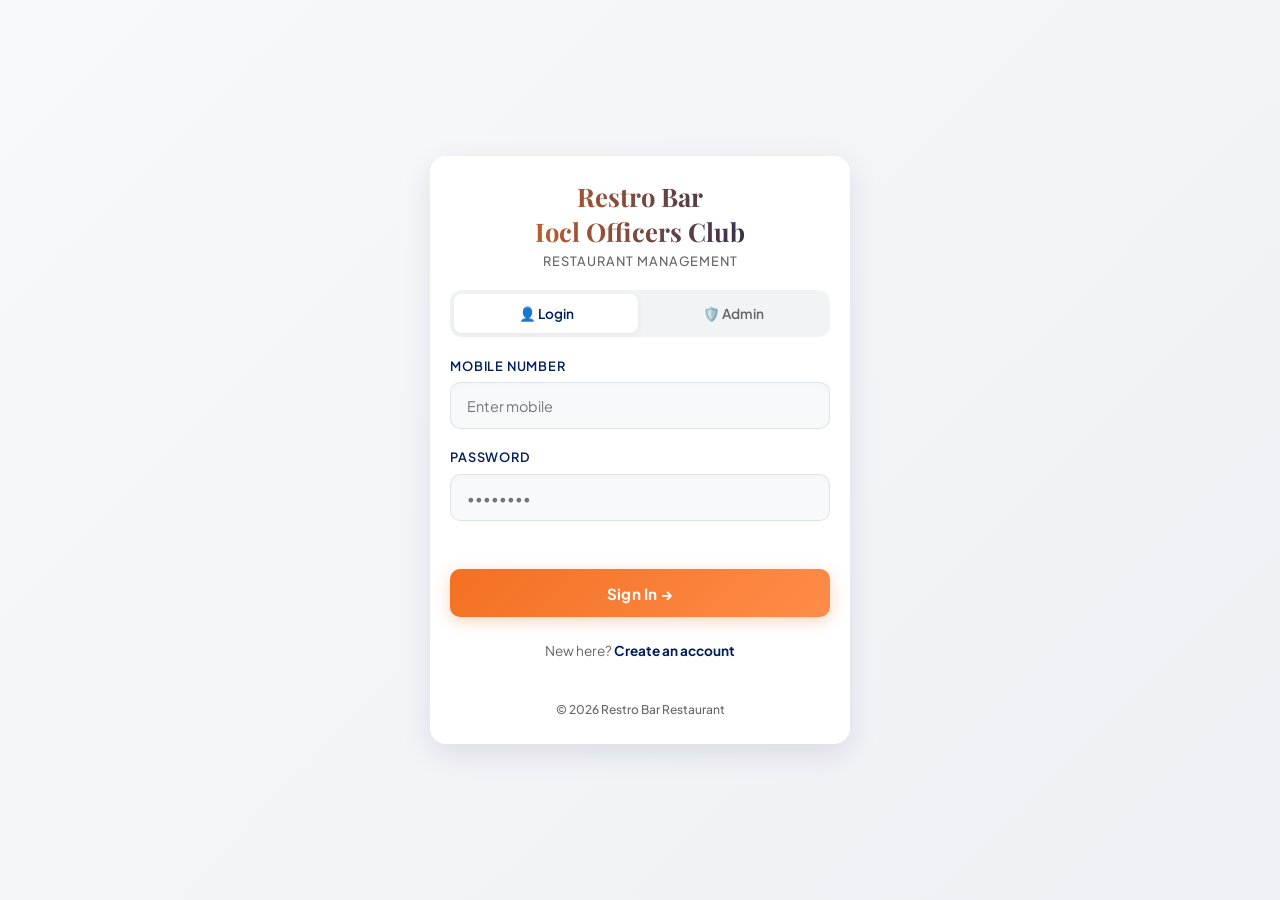
<file: index.html>
<!DOCTYPE html>
<html lang="en">

<head>
  <meta charset="UTF-8" />
  <meta name="viewport" content="width=device-width, initial-scale=1.0" />
  <title>Restro Bar Restaurant — Order Food</title>
  <link rel="stylesheet" href="style.css" />
  <link
    href="https://fonts.googleapis.com/css2?family=Plus+Jakarta+Sans:wght@300;400;500;600;700;800&family=Playfair+Display:ital,wght@0,600;0,700;1,600&display=swap"
    rel="stylesheet" />
  <style>
    /* ── Filter Pills ── */
    .filter-pills {
      display: flex;
      gap: .5rem;
      flex-wrap: wrap;
      margin-bottom: 1rem;
    }

    .fpill {
      padding: .35rem 1rem;
      border-radius: 50px;
      font-size: .75rem;
      font-weight: 700;
      border: 1.5px solid var(--border);
      cursor: pointer;
      transition: var(--t-fast);
      background: rgba(255, 255, 255, .8);
      color: var(--ink-60);
    }

    .fpill.active {
      background: var(--amber-grad);
      color: #fff;
      border-color: transparent;
      box-shadow: var(--s-amber);
    }

    /* ── Search bar ── */
    .search-wrap {
      position: relative;
      margin-bottom: 1.1rem;
    }

    .search-wrap input {
      width: 100%;
      padding: .85rem 1rem .85rem 2.8rem;
      border: 1.5px solid var(--border);
      border-radius: 50px;
      background: rgba(255, 255, 255, 0.9);
      backdrop-filter: blur(10px);
      font-size: .95rem;
      font-family: inherit;
      transition: all var(--t-fast);
      box-shadow: inset 0 2px 4px rgba(0, 0, 0, 0.02);
    }

    .search-wrap input:focus {
      outline: none;
      border-color: var(--iocl-orange);
      background: #fff;
      box-shadow: 0 0 0 4px rgba(243, 112, 33, 0.15), var(--s-xs);
      transform: translateY(-1px);
    }

    .search-icon {
      position: absolute;
      left: .9rem;
      top: 50%;
      transform: translateY(-50%);
      color: var(--ink-60);
      pointer-events: none;
    }

    /* ── Menu Grid ── */
    .menu-grid {
      display: grid;
      grid-template-columns: repeat(auto-fill, minmax(160px, 1fr));
      gap: 1.2rem;
    }

    .menu-card {
      background: var(--surface-hi);
      border: 1px solid rgba(255, 255, 255, 0.6);
      border-radius: var(--r-md);
      padding: 1.5rem 1rem;
      display: flex;
      flex-direction: column;
      align-items: center;
      text-align: center;
      cursor: pointer;
      backdrop-filter: blur(15px);
      transition: transform var(--t-spring), box-shadow var(--t-spring), border-color var(--t-base);
      position: relative;
      box-shadow: var(--s-xs);
      overflow: hidden;
    }

    .menu-card::before {
      content: '';
      position: absolute;
      top: 0;
      left: 0;
      right: 0;
      bottom: 0;
      background: linear-gradient(135deg, rgba(255, 255, 255, 0.4) 0%, transparent 100%);
      opacity: 0;
      transition: opacity var(--t-base);
      z-index: 0;
      pointer-events: none;
    }

    .menu-card>* {
      z-index: 1;
    }

    .menu-card:hover {
      transform: translateY(-6px) perspective(500px) rotateX(2deg);
      box-shadow: var(--s-md), 0 10px 20px rgba(243, 112, 33, 0.1);
      border-color: rgba(243, 112, 33, 0.3);
    }

    .menu-card:hover::before {
      opacity: 1;
    }

    .menu-card.in-cart {
      border-color: var(--iocl-orange);
      background: rgba(243, 112, 33, 0.05);
      box-shadow: 0 8px 24px rgba(243, 112, 33, 0.15);
    }

    .mc-icon {
      font-size: 2rem;
      margin-bottom: .5rem;
      line-height: 1;
    }

    .mc-name {
      font-size: .8rem;
      font-weight: 700;
      color: var(--ink);
      line-height: 1.2;
      margin-bottom: .25rem;
    }

    .mc-desc {
      font-size: .68rem;
      color: var(--ink-60);
      line-height: 1.3;
      margin-bottom: .4rem;
    }

    .mc-price {
      font-size: .78rem;
      font-weight: 800;
      color: var(--amber-dark);
    }

    .mc-badge {
      position: absolute;
      top: 6px;
      right: 6px;
      font-size: .55rem;
      font-weight: 800;
      padding: 2px 5px;
      border-radius: 4px;
    }

    .veg {
      background: #DCFCE7;
      color: #166534;
    }

    .non {
      background: #FEE2E2;
      color: #991B1B;
    }

    /* Qty control inside card */
    .qty-ctrl {
      display: flex;
      align-items: center;
      gap: .4rem;
      margin-top: .5rem;
    }

    .qty-ctrl button {
      width: 28px;
      height: 28px;
      border-radius: 50%;
      font-weight: 800;
      font-size: 1rem;
      background: rgba(243, 112, 33, 0.1);
      border: 1.5px solid var(--iocl-orange);
      color: var(--iocl-orange);
      cursor: pointer;
      transition: all var(--t-fast);
      display: flex;
      align-items: center;
      justify-content: center;
    }

    .qty-ctrl button:hover {
      background: var(--iocl-orange);
      color: #fff;
      transform: scale(1.1);
      box-shadow: 0 4px 10px rgba(243, 112, 33, 0.2);
    }

    .qty-ctrl span {
      font-weight: 800;
      font-size: .9rem;
      min-width: 20px;
      text-align: center;
    }

    /* ── Cart Drawer ── */
    .cart-item-row {
      display: flex;
      justify-content: space-between;
      align-items: center;
      padding: .6rem;
      border-radius: var(--r-sm);
      margin-bottom: .4rem;
      background: var(--smoke);
      font-size: .84rem;
    }

    .cart-totals {
      font-size: .88rem;
    }

    .cart-totals .row {
      display: flex;
      justify-content: space-between;
      padding: .3rem 0;
    }

    .cart-totals .row.total {
      font-weight: 800;
      font-size: 1rem;
      border-top: 1.5px solid var(--border);
      margin-top: .3rem;
      padding-top: .5rem;
    }

    /* ── Booking Form Card ── */
    .section-label {
      font-size: .72rem;
      font-weight: 800;
      text-transform: uppercase;
      letter-spacing: 1.5px;
      color: var(--ink-60);
      margin-bottom: .9rem;
      display: flex;
      align-items: center;
      gap: .4rem;
    }

    .section-label::after {
      content: '';
      flex: 1;
      height: 1px;
      background: var(--border);
    }

    /* ── Success Modal ── */
    .success-check {
      font-size: 3.5rem;
      animation: pulse 1s ease-in-out;
      margin-bottom: .8rem;
    }

    /* ── History ── */
    .hist-item {
      background: #fff;
      border: 1.5px solid var(--border);
      border-radius: var(--r-md);
      padding: 1rem 1.1rem;
      margin-bottom: .7rem;
      display: flex;
      justify-content: space-between;
      align-items: flex-start;
      gap: .8rem;
      transition: var(--t-fast);
    }

    .hist-item:hover {
      box-shadow: var(--s-sm);
    }

    .hist-ref {
      font-size: .7rem;
      font-family: monospace;
      font-weight: 700;
      color: var(--ink-60);
    }

    .hist-name {
      font-size: .88rem;
      font-weight: 700;
    }

    .hist-date {
      font-size: .75rem;
      color: var(--ink-60);
      margin-top: 2px;
    }

    .hist-orders {
      font-size: .75rem;
      color: var(--ink-60);
      margin-top: 4px;
      max-width: 220px;
    }

    .hist-total {
      font-size: .88rem;
      font-weight: 800;
      color: var(--amber-dark);
      white-space: nowrap;
    }

    .h-status {
      display: inline-block;
      padding: 2px 8px;
      border-radius: 6px;
      font-size: .68rem;
      font-weight: 700;
    }

    .st-confirmed {
      background: #DCFCE7;
      color: #166534;
    }

    .st-cancelled {
      background: #FEE2E2;
      color: #991B1B;
    }

    .st-completed {
      background: #DBEAFE;
      color: #1e40af;
    }

    /* ── Mobile UI Refinements ── */
    @media(max-width:480px) {
      .menu-grid {
        grid-template-columns: repeat(auto-fill, minmax(130px, 1fr));
        gap: .7rem;
      }

      .nav-brand span {
        display: none;
      }

      .success-modal .overlay-box {
        width: 92%;
        padding: 2rem 1.5rem;
      }

      .nav-links {
        gap: .5rem;
      }
    }
  </style>
</head>

<body>

  <!-- SESSION GUARD -->
  <script>
    var SESSION_KEY = "sg_session";
    if (!sessionStorage.getItem(SESSION_KEY)) window.location.replace("login.html");
  </script>

  <!-- TOAST -->
  <div class="toast-container" id="toastContainer"></div>

  <!-- NAVIGATION -->
  <nav>
    <a href="choice.html" class="nav-brand">
      Restro Bar
      <span>Fine Dining</span>
      <ul class="nav-links">
        <li class="hide-mobile"><span id="navUserName"
            style="font-size:.82rem;font-weight:600;color:var(--ink-60);"></span></li>
        <li class="hide-mobile"><a href="menu.html" class="nav-link">📖 <span class="hide-mobile">Menu</span></a></li>
        <li id="adminLink" style="display:none;" class="hide-mobile"><a href="admin.html" class="nav-link">Admin</a>
        </li>
        <li>
          <button class="nav-cart-btn" onclick="toggleCart()">
            🛒
            <span class="cart-badge" id="cartBadge" style="display:none;">0</span>
          </button>
        </li>
        <li><a href="choice.html" class="nav-link">🏠 <span class="hide-mobile">Home</span></a></li>
      </ul>
  </nav>

  <!-- HERO -->
  <header class="hero">
    <span class="badge" id="heroBadge">🥡 Food Order</span>
    <h1 id="heroTitle" style="font-size:clamp(1.8rem,4vw,3rem);margin-bottom:.6rem;">
      Order <em>Delicious</em> Food
    </h1>
    <p id="heroText" style="font-size:.93rem;">Browse our menu, add to cart, and confirm your order in seconds.</p>
  </header>

  <!-- MAIN SECTION -->
  <div class="container section" style="padding-top:0;">
    <div class="booking-layout">

      <!-- LEFT: Menu -->
      <div class="left-panel">

        <!-- Table Picker (Visible only in 'both' mode) -->
        <div id="tablePicker" style="display:none;margin-bottom:2rem;">
          <h2
            style="font-family:'Playfair Display',serif;font-size:1.4rem;margin-bottom:.8rem;border-bottom:1.5px solid var(--border);padding-bottom:.4rem;">
            📍 Select a Table
          </h2>
          <div class="table-grid animate-children" id="tableGridContainer">
            <p class="text-muted" style="text-align:center;padding:1rem;grid-column:1/-1;">Loading tables…</p>
          </div>
          <input type="hidden" id="selectedTableId" />
          <input type="hidden" id="selectedTableName" />
        </div>

        <!-- Search + Filter -->
        <div>
          <div class="search-wrap">
            <span class="search-icon">🔍</span>
            <input type="text" id="menuSearch" placeholder="Search dishes…" oninput="renderMenu()" />
          </div>
          <div class="filter-pills animate-children" id="filterPills">
            <button class="fpill active" onclick="setFilter('all',this)">✨ All</button>
            <button class="fpill" onclick="setFilter('starters',this)">🥟 Starters</button>
            <button class="fpill" onclick="setFilter('mains',this)">🍛 Mains</button>
            <button class="fpill" onclick="setFilter('breads',this)">🫓 Breads</button>
            <button class="fpill" onclick="setFilter('desserts',this)">🍮 Desserts</button>
            <button class="fpill" onclick="setFilter('drinks',this)">☕ Drinks</button>
          </div>
        </div>

        <!-- Menu Grid -->
        <div class="menu-grid animate-children" id="menuGrid">
          <p class="text-muted" style="text-align:center;padding:2rem;grid-column:1/-1;">Loading menu…</p>
        </div>
      </div>

      <!-- RIGHT: Booking Form -->
      <div class="card form-card">
        <div class="section-label">Your Order Details</div>

        <!-- Name -->
        <div class="form-group">
          <label class="form-label">👤 Full Name</label>
          <input type="text" id="guestName" class="form-input" placeholder="Your name" />
        </div>

        <!-- Phone + Email -->
        <div class="form-row-2col">
          <div class="form-group">
            <label class="form-label">📱 Mobile</label>
            <input type="tel" id="guestPhone" class="form-input" placeholder="+91 …" />
          </div>
          <div class="form-group">
            <label class="form-label">📧 Email</label>
            <input type="email" id="email" class="form-input" placeholder="Optional" />
          </div>
        </div>

        <!-- Date + Time -->
        <div class="form-row-2col">
          <div class="form-group">
            <label class="form-label">📅 Date</label>
            <input type="date" id="dateInput" class="form-input" />
          </div>
          <div class="form-group">
            <label class="form-label">🕐 Time Slot</label>
            <select id="timeInput" class="form-select">
              <option value="">Select…</option>
              <option>12:00 PM - 01:00 PM</option>
              <option>01:00 PM - 02:00 PM</option>
              <option>02:00 PM - 03:00 PM</option>
              <option>03:00 PM - 04:00 PM</option>
              <option>04:00 PM - 05:00 PM</option>
              <option>05:00 PM - 06:00 PM</option>
              <option>06:00 PM - 07:00 PM</option>
              <option>07:00 PM - 08:00 PM</option>
              <option>08:00 PM - 09:00 PM</option>
              <option>09:00 PM - 10:00 PM</option>
              <option>10:00 PM - 11:00 PM</option>
            </select>
          </div>
        </div>

        <!-- Guests -->
        <div class="form-group">
          <label class="form-label">👥 Guests</label>
          <select id="guests" class="form-select">
            <option value="1">1 Person</option>
            <option value="2">2 People</option>
            <option value="3">3 People</option>
            <option value="4">4 People</option>
            <option value="5">5 People</option>
            <option value="6">6 People</option>
            <option value="8">8 People</option>
            <option value="10">10 People</option>
          </select>
        </div>

        <!-- Special -->
        <div class="form-group">
          <label class="form-label">📝 Special Requests</label>
          <textarea id="special" class="form-input" rows="2" placeholder="Dietary notes, allergies…"></textarea>
        </div>

        <!-- Cart Summary (mini) -->
        <div id="miniCartSummary"
          style="display:none;background:var(--amber-soft);border-radius:var(--r-sm);padding:.8rem;margin-bottom:.9rem;font-size:.82rem;">
          <div style="font-weight:700;margin-bottom:.3rem;">🛒 Cart Summary</div>
          <div id="miniCartItems" style="color:var(--ink-60);"></div>
          <div
            style="display:flex;justify-content:space-between;margin-top:.4rem;font-weight:800;color:var(--amber-dark);">
            <span>Total (incl. 18% GST)</span><span id="miniCartTotal">₹0</span>
          </div>
        </div>

        <button onclick="submitBooking()" id="submitBtn" class="btn btn-primary" style="width:100%;">
          ✔ Confirm Order
        </button>

        <!-- History link -->
        <button onclick="openHistoryModal()" class="btn btn-secondary"
          style="width:100%;margin-top:.6rem;font-size:.82rem;">
          📋 My Order History
        </button>
      </div>

    </div>
  </div>

  <!-- (Cart button moved to navbar) -->

  <!-- CART DRAWER -->
  <div class="cart-drawer" id="cartDrawer">
    <div class="cart-header">
      <h4>🛒 Your Cart</h4>
      <button class="btn-close" onclick="toggleCart()">×</button>
    </div>
    <div class="cart-body" id="cartBody">
      <p class="text-muted" style="text-align:center;padding:2rem;">Your cart is empty.</p>
    </div>
    <div class="cart-footer">
      <div class="cart-totals" id="cartTotals" style="display:none;">
        <div class="row"><span>Subtotal</span><span id="cartSubtotal">₹0</span></div>
        <div class="row"><span>GST (18%)</span><span id="cartGST">₹0</span></div>
        <div class="row total"><span>Total</span><span id="cartTotal">₹0</span></div>
      </div>
    </div>
  </div>

  <!-- SUCCESS MODAL -->
  <div class="modal-backdrop" id="successModal">
    <div class="modal-content">
      <div class="success-check">✅</div>
      <h2 style="margin-bottom:.5rem;">Order Confirmed!</h2>
      <p class="text-muted" style="font-size:.88rem;">Your booking reference:</p>
      <code id="modalRef"
        style="display:block;font-size:1.2rem;font-weight:800;margin:.6rem 0 1rem;color:var(--amber-dark);letter-spacing:1px;"></code>
      <p class="text-muted" style="font-size:.82rem;margin-bottom:1.5rem;">Show this at the counter. Your food will be
        ready at your selected time.</p>
      <button onclick="closeSuccess()" class="btn btn-primary" style="width:100%;">Done</button>
    </div>
  </div>

  <!-- HISTORY MODAL -->
  <div class="modal-backdrop" id="historyModal">
    <div class="modal-content" style="max-width:540px;max-height:85vh;overflow-y:auto;">
      <div style="display:flex;justify-content:space-between;align-items:center;margin-bottom:1.2rem;">
        <h3 style="margin:0;">📋 My Orders</h3>
        <button class="btn-close" onclick="closeHistoryModal()">×</button>
      </div>
      <div style="display:flex;gap:.5rem;margin-bottom:1rem;">
        <input type="tel" id="histMobile" class="form-input" style="flex:1;" placeholder="Enter mobile to search…" />
        <button onclick="fetchHistory()" class="btn btn-primary"
          style="white-space:nowrap;padding:.8rem 1.2rem;">Search</button>
      </div>
      <div id="histList">
        <p class="text-muted" style="text-align:center;padding:1rem;">Enter your mobile number above.</p>
      </div>
    </div>
  </div>

  <!-- SCRIPT -->
  <script>
    'use strict';
    const SHEET_URL = "https://script.google.com/macros/s/AKfycbxVa7y4qFx9wVVTmON9SIad3h_4GQFsfzVQ68TyN9iTywfu3mvAQOVsOIjkJGXv4YA/exec";

    let MENU = [], cart = {};
    let menuFilter = 'all';

    // Mode Detection
    const urlParams = new URLSearchParams(window.location.search);
    const MODE = urlParams.get('mode') === 'both' ? 'both' : 'food';

    /* ── INIT ── */
    window.onload = () => {
      if (sessionStorage.getItem(SESSION_KEY) === "admin")
        document.getElementById("adminLink").style.display = "block";

      const savedName = sessionStorage.getItem("sg_name");
      const savedMobile = sessionStorage.getItem("sg_mobile");
      if (savedName) document.getElementById("guestName").value = savedName;
      if (savedMobile) document.getElementById("guestPhone").value = savedMobile;
      const navName = document.getElementById("navUserName");
      if (navName && savedName) navName.textContent = "👤 " + savedName;

      const now = new Date();
      const localDate = new Date(now - now.getTimezoneOffset() * 60000).toISOString().split("T")[0];
      document.getElementById("dateInput").min = localDate;
      document.getElementById("dateInput").value = localDate;

      // Adjust UI based on mode
      if (MODE === 'both') {
        document.title = "Restro Bar — Reserve Table";
        document.getElementById("heroBadge").textContent = "✨ Reserve & Pre-order";
        document.getElementById("heroTitle").innerHTML = "Reserve Your <em>Table</em>";
        document.getElementById("heroText").textContent = "Select a table and pre-order your favorite dishes in one go.";
        document.getElementById("tablePicker").style.display = "block";
        document.querySelector(".section-label").textContent = "Your Reservation Details";

        // Add event listeners for dynamic availability
        document.getElementById("dateInput").addEventListener("change", fetchAvailability);
        document.getElementById("timeInput").addEventListener("change", fetchAvailability);
      }

      // Fetch Data
      const pMenu = fetch(`${SHEET_URL}?action=getMenu`).then(r => r.json());
      const pTables = MODE === 'both' ? fetch(`${SHEET_URL}?action=getTables`).then(r => r.json()) : Promise.resolve({ success: true, tables: [] });

      Promise.all([pMenu, pTables])
        .then(([resMenu, resTables]) => {
          if (resMenu.success && resMenu.menu.length) {
            MENU = resMenu.menu.map(m => ({
              ...m, id: String(m.id), icon: m.icon || '🍽️', desc: m.desc || '', price: Number(m.price) || 0
            }));
          }
          renderMenu();

          if (MODE === 'both' && resTables.success) {
            window.ALL_TABLES = resTables.tables || [];
            fetchAvailability(); // Load initial availability
          }
        })
        .catch(() => {
          showToast("Warning", "Could not load all data.", "warning");
          renderMenu();
        });
    };

    /* ── TABLE PICKER & AVAILABILITY ── */
    function fetchAvailability() {
      if (MODE !== 'both') return;

      const date = document.getElementById("dateInput").value;
      const time = document.getElementById("timeInput").value;
      const grid = document.getElementById("tableGridContainer");

      if (!time) {
        // Just render them all available if no time is picked yet, but disabled
        grid.innerHTML = '<p class="text-muted" style="text-align:center;padding:1rem;grid-column:1/-1;">Please select a Time Slot below to see available tables.</p>';
        return;
      }

      grid.innerHTML = '<p class="text-muted" style="text-align:center;padding:1rem;grid-column:1/-1;">Checking availability…</p>';

      fetch(`${SHEET_URL}?action=today&date=${date}`)
        .then(r => r.json())
        .then(res => {
          if (!res.success) throw new Error("Failed");
          const bookings = res.bookings || [];

          // Determine which tables are booked
          const bookedTableIds = bookings.map(b => {
            // We only care if the booking matches the exact time slot the user selected
            if (b["Time"] === time && b["Status"] !== "Cancelled") return String(b["Table ID"]);
            return null;
          }).filter(Boolean);

          const tablesWithStatus = window.ALL_TABLES.map(t => {
            return { ...t, status: bookedTableIds.includes(String(t.id)) ? 'Booked' : 'Available' };
          });

          renderTablePicker(tablesWithStatus);
        })
        .catch(() => {
          grid.innerHTML = '<p class="text-muted" style="text-align:center;padding:1rem;grid-column:1/-1;color:var(--red);">Failed to check availability.</p>';
        });
    }

    function renderTablePicker(data) {
      const grid = document.getElementById("tableGridContainer");
      if (!data || !data.length) {
        grid.innerHTML = '<p class="text-muted" style="text-align:center;padding:1rem;grid-column:1/-1;">No tables found in system.</p>';
        return;
      }

      const selectedId = document.getElementById('selectedTableId').value;

      grid.innerHTML = data.map(t => {
        const isBooked = t.status === 'Booked';
        const isSelected = String(t.id) === selectedId && !isBooked;

        return `
          <div class="table-node ${isBooked ? 'booked' : ''} ${isSelected ? 'selected' : ''}" id="tabNode_${t.id}"
               onclick="${isBooked ? '' : `selectTable('${t.id}', '${String(t.name).replace(/'/g, "\\'")}')`}">
            <span class="t-icon">${t.icon || '🪑'}</span>
            <span class="t-name">${t.name}</span>
            <span class="t-cap">${t.cap || t.capacity || 2} ${t.cap == 1 ? 'Person' : 'People'}</span>
            <span class="t-status">${t.status}</span>
          </div>
        `;
      }).join('');

      // Clear selection if the selected table is now booked
      if (selectedId && data.find(x => String(x.id) === selectedId)?.status === 'Booked') {
        document.getElementById('selectedTableId').value = '';
        document.getElementById('selectedTableName').value = '';
      }
    }

    function selectTable(id, name) {
      document.querySelectorAll('.table-node').forEach(n => n.classList.remove('selected'));
      document.getElementById('tabNode_' + id).classList.add('selected');
      document.getElementById('selectedTableId').value = id;
      document.getElementById('selectedTableName').value = name;
    }


    /* ── RENDER MENU ── */
    function setFilter(cat, el) {
      menuFilter = cat;
      document.querySelectorAll('.fpill').forEach(b => b.classList.remove('active'));
      el.classList.add('active');
      renderMenu();
    }

    function renderMenu() {
      const q = document.getElementById("menuSearch").value.toLowerCase();
      const grid = document.getElementById("menuGrid");

      let items = MENU;
      if (menuFilter !== 'all') items = items.filter(m => m.cat === menuFilter);
      if (q) items = items.filter(m => m.name.toLowerCase().includes(q) || (m.desc || '').toLowerCase().includes(q));

      if (!items.length) {
        grid.innerHTML = '<p class="text-muted" style="text-align:center;padding:2rem;grid-column:1/-1;">No items found.</p>';
        return;
      }

      grid.innerHTML = items.map(m => {
        const qty = cart[m.id] || 0;
        const inCart = qty > 0;
        return `<div class="menu-card ${inCart ? 'in-cart' : ''}" id="mc_${m.id}">
          <span class="mc-badge ${m.veg == 'true' || m.veg === true ? 'veg' : 'non'}">${m.veg == 'true' || m.veg === true ? '🟢' : '🔴'}</span>
          <div class="mc-icon">${m.icon}</div>
          <div class="mc-name">${m.name}</div>
          ${m.desc ? `<div class="mc-desc">${m.desc}</div>` : ''}
          <div class="mc-price">₹${m.price}</div>
          <div class="qty-ctrl">
            <button onclick="changeQty('${m.id}',-1)">−</button>
            <span id="qty_${m.id}">${qty}</span>
            <button onclick="changeQty('${m.id}',+1)">+</button>
          </div>
        </div>`;
      }).join('');
    }

    /* ── CART ── */
    function changeQty(id, delta) {
      const qty = Math.max(0, (cart[id] || 0) + delta);
      if (qty === 0) delete cart[id]; else cart[id] = qty;
      updateCartUI();
      renderMenu();
    }

    function updateCartUI() {
      const items = Object.keys(cart);
      const total = items.reduce((s, id) => s + (MENU.find(m => m.id === id)?.price || 0) * cart[id], 0);
      const gst = Math.round(total * 0.18);
      const grand = total + gst;
      const count = items.reduce((s, id) => s + cart[id], 0);

      // Badge
      const badge = document.getElementById("cartBadge");
      badge.textContent = count;
      badge.style.display = count ? 'block' : 'none';

      // Drawer body
      const body = document.getElementById("cartBody");
      if (!items.length) {
        body.innerHTML = '<p class="text-muted" style="text-align:center;padding:2rem;">Your cart is empty.</p>';
        document.getElementById("cartTotals").style.display = 'none';
      } else {
        body.innerHTML = items.map(id => {
          const item = MENU.find(m => m.id === id);
          if (!item) return '';
          return `<div class="cart-item-row">
            <div>
              <div style="font-weight:700;font-size:.84rem;">${item.icon} ${item.name}</div>
              <div style="font-size:.73rem;color:var(--ink-60);">₹${item.price} × ${cart[id]}</div>
            </div>
            <div style="display:flex;align-items:center;gap:.4rem;">
              <button onclick="changeQty('${id}',-1)" style="background:var(--smoke);border:1px solid var(--border);border-radius:50%;width:24px;height:24px;cursor:pointer;font-weight:800;">−</button>
              <span style="font-weight:700;min-width:18px;text-align:center;">${cart[id]}</span>
              <button onclick="changeQty('${id}',+1)" style="background:var(--smoke);border:1px solid var(--border);border-radius:50%;width:24px;height:24px;cursor:pointer;font-weight:800;">+</button>
            </div>
          </div>`;
        }).join('');
        document.getElementById("cartTotals").style.display = 'block';
        document.getElementById("cartSubtotal").textContent = '₹' + total;
        document.getElementById("cartGST").textContent = '₹' + gst;
        document.getElementById("cartTotal").textContent = '₹' + grand;
      }

      // Mini cart in form
      const mini = document.getElementById("miniCartSummary");
      if (items.length) {
        mini.style.display = 'block';
        document.getElementById("miniCartItems").textContent =
          items.map(id => { const m = MENU.find(x => x.id === id); return `${m?.name} ×${cart[id]}`; }).join(', ');
        document.getElementById("miniCartTotal").textContent = '₹' + grand;
      } else {
        mini.style.display = 'none';
      }
    }

    function toggleCart() {
      document.getElementById("cartDrawer").classList.toggle("show");
    }

    /* ── SUBMIT BOOKING ── */
    function submitBooking() {
      const count = Object.values(cart).reduce((a, b) => a + b, 0);

      const name = document.getElementById("guestName").value.trim();
      const phone = document.getElementById("guestPhone").value.trim();
      const date = document.getElementById("dateInput").value;
      const time = document.getElementById("timeInput").value;
      if (!name || !phone || !date || !time) return showToast("Missing Info", "Fill all required fields.", "error");

      const tableId = document.getElementById("selectedTableId")?.value;
      const tableName = document.getElementById("selectedTableName")?.value;

      if (MODE === 'both') {
        if (!tableId) return showToast("Missing Info", "Please select a table to reserve.", "warning");
        // In both mode you don't *strictly* need food, but let's encourage it. 
        // If they want Table-only, wait, choice is Food Only OR Food+Table. So you CAN require food.
        if (!count) return showToast("Cart Empty", "Please add at least one dish for your reservation.", "warning");
      } else {
        if (!count) return showToast("Cart Empty", "Add at least one item.", "error");
      }

      const btn = document.getElementById("submitBtn");
      btn.disabled = true; btn.textContent = "Confirming…";

      const menuSummary = Object.keys(cart).map(id => {
        const m = MENU.find(x => x.id === id); return `${m?.name} ×${cart[id]}`;
      }).join(", ");
      const subtotal = Object.keys(cart).reduce((s, id) => {
        return s + (MENU.find(x => x.id === id)?.price || 0) * cart[id];
      }, 0);
      const gst = Math.round(subtotal * 0.18);
      const total = subtotal + gst;

      const payload = {
        ref: "IOCL-" + Math.random().toString(36).substr(2, 6).toUpperCase(),
        emp_no: phone, name, phone,
        email: document.getElementById("email").value,
        date, time,
        guests: document.getElementById("guests").value,
        table: MODE === 'both' ? tableName : "N/A (Food Only)",
        table_id: MODE === 'both' ? tableId : 0,
        special: document.getElementById("special").value,
        type: MODE === 'both' ? "BOTH" : "FOOD",
        menu: menuSummary || "No items",
        subtotal, gst, total
      };

      fetch(SHEET_URL, { method: "POST", body: JSON.stringify(payload) })
        .then(r => r.json())
        .then(d => {
          btn.disabled = false; btn.textContent = MODE === 'both' ? "✔ Confirm Reservation" : "✔ Confirm Order";
          if (d.success) {
            document.getElementById("modalRef").textContent = payload.ref;
            document.getElementById("successModal").classList.add("show");
            cart = {};
            document.getElementById("selectedTableId").value = '';
            document.getElementById("selectedTableName").value = '';
            document.querySelectorAll('.table-node').forEach(n => n.classList.remove('selected'));
            updateCartUI();
            renderMenu();
          } else {
            showToast("Error", d.error || "Failed to submit.", "error");
          }
        })
        .catch(() => { btn.disabled = false; btn.textContent = "✔ Confirm Order"; showToast("Error", "Network error.", "error"); });
    }

    function closeSuccess() { document.getElementById("successModal").classList.remove("show"); }

    /* ── HISTORY ── */
    function openHistoryModal() {
      document.getElementById("historyModal").classList.add("show");
      const mob = sessionStorage.getItem("sg_mobile");
      if (mob) { document.getElementById("histMobile").value = mob; fetchHistory(); }
    }
    function closeHistoryModal() { document.getElementById("historyModal").classList.remove("show"); }

    function fetchHistory() {
      const mob = document.getElementById("histMobile").value.trim();
      if (!mob) return;
      const list = document.getElementById("histList");
      list.innerHTML = '<p class="text-muted" style="text-align:center;padding:1rem;">Searching…</p>';
      fetch(`${SHEET_URL}?action=history&phone=${encodeURIComponent(mob)}`)
        .then(r => r.json())
        .then(res => {
          if (!res.success || !res.bookings.length) {
            list.innerHTML = '<p class="text-muted" style="text-align:center;padding:1rem;">No orders found.</p>';
            return;
          }
          list.innerHTML = res.bookings.reverse().map(b => {
            const st = (b['Status'] || 'Confirmed').toLowerCase();
            const total = Number(b['Total'] || 0) || (Number(b['Subtotal'] || 0) + Number(b['GST'] || 0));
            return `<div class="hist-item">
              <div>
                <div class="hist-ref">${b['Booking Ref']}</div>
                <div class="hist-name">${b['Customer Name']}</div>
                <div class="hist-date">📅 ${b['Date']}  🕐 ${b['Time']}</div>
                <div class="hist-orders">${b['Guest Orders'] || 'No items'}</div>
              </div>
              <div style="text-align:right;min-width:80px;">
                <span class="h-status ${st === 'confirmed' ? 'st-confirmed' : st === 'cancelled' ? 'st-cancelled' : 'st-completed'}">${b['Status']}</span>
                ${total ? `<div class="hist-total" style="margin-top:.4rem;">₹${total}</div>` : ''}
              </div>
            </div>`;
          }).join('');
        })
        .catch(() => { list.innerHTML = '<p class="text-muted" style="text-align:center;padding:1rem;">Error loading history.</p>'; });
    }

    /* ── TOAST ── */
    function showToast(title, msg, type = 'success') {
      const c = document.getElementById('toastContainer');
      const t = document.createElement('div');
      t.className = 'toast ' + type;
      t.innerHTML = `<h4>${title}</h4><p>${msg}</p>`;
      c.appendChild(t);
      setTimeout(() => t.classList.add('show'), 10);
      setTimeout(() => { t.classList.remove('show'); setTimeout(() => t.remove(), 400); }, 3500);
    }

    // Close modals on backdrop click
    document.querySelectorAll('.modal-backdrop').forEach(b => {
      b.addEventListener('click', e => { if (e.target === b) b.classList.remove('show'); });
    });
  </script>

</body>

</html>
</file>
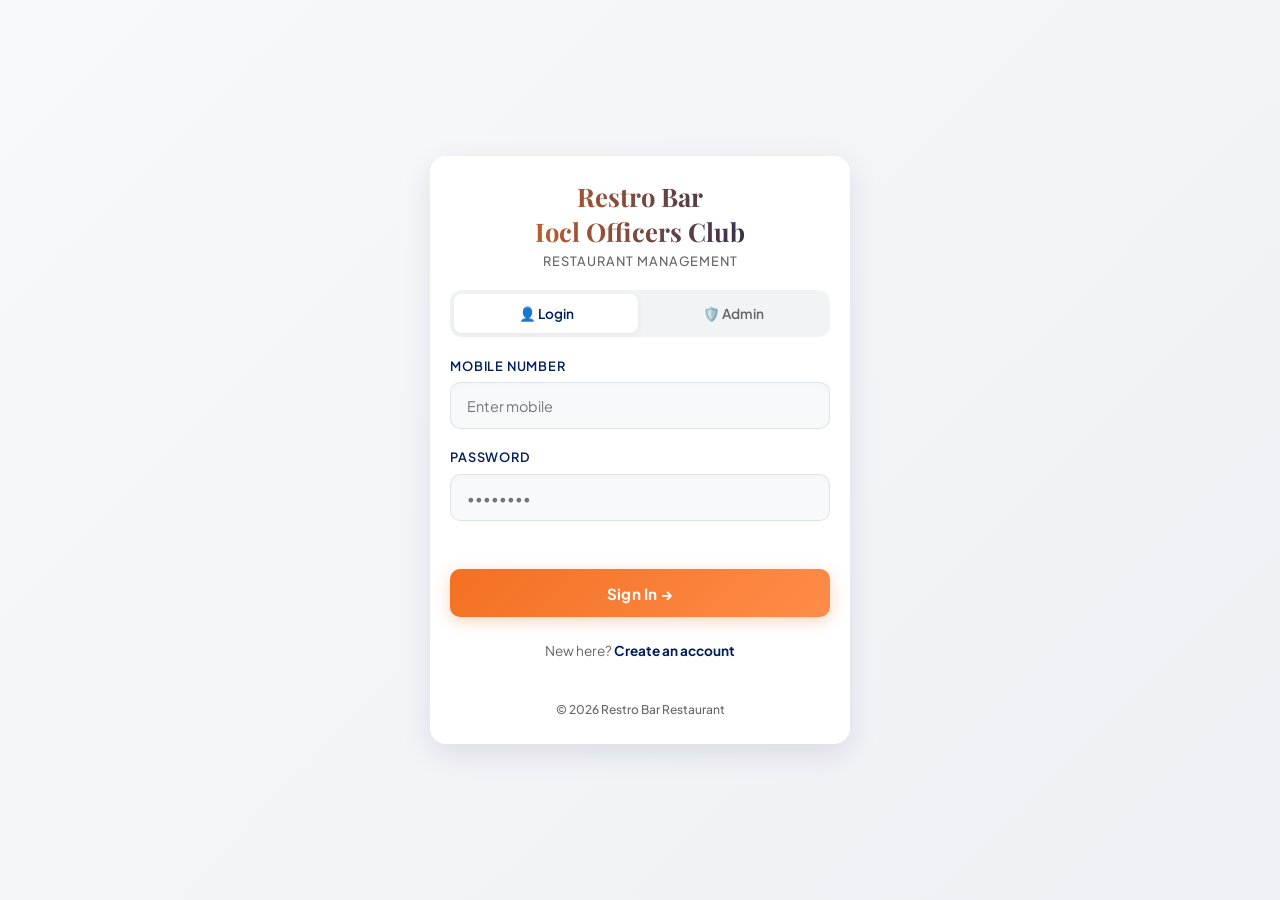
<file: choice.html>
<!DOCTYPE html>
<html lang="en">

<head>
    <meta charset="UTF-8" />
    <meta name="viewport" content="width=device-width, initial-scale=1.0" />
    <title>Restro Bar Restaurant</title>
    <link rel="stylesheet" href="style.css" />
    <link
        href="https://fonts.googleapis.com/css2?family=Plus+Jakarta+Sans:wght@300;400;500;600;700;800&family=Playfair+Display:ital,wght@0,600;0,700;1,600&display=swap"
        rel="stylesheet" />
</head>

<body>

    <nav>
        <a href="choice.html" class="nav-brand">
            Restro Bar
            <span>Fine Dining</span>
        </a>
        <ul class="nav-links">
            <li id="adminNavLi" style="display:none;" class="hide-mobile"><a href="admin.html"
                    class="nav-link">Admin</a></li>
            <li><a href="my_orders.html" class="nav-link">📋 <span class="hide-mobile">My Orders</span></a></li>
            <li><button onclick="logout()" class="btn btn-secondary" style="padding:.4rem 1rem;font-size:.8rem;">🚪
                    <span class="hide-mobile">Logout</span></button></li>
        </ul>
    </nav>

    <div class="choice-wrap">
        <div class="choice-container">

            <!-- Header -->
            <div class="choice-header animate-children">
                <span class="badge">🌟 Welcome</span>
                <h1>Hello, <span id="userGreet"
                        style="background:var(--amber-grad);-webkit-background-clip:text;background-clip:text;-webkit-text-fill-color:transparent;">Guest</span>!
                </h1>
                <p id="userMobileLine">What would you like to do today?</p>
            </div>

            <!-- Cards -->
            <div class="choice-grid animate-children">

                <a href="index.html?mode=food" class="choice-card">
                    <div class="choice-icon">🥡</div>
                    <h3>Order Food</h3>
                    <p>Browse our menu and pre-order your favourite dishes. Quick &amp; delicious.</p>
                    <div class="btn-choice">Place Order →</div>
                </a>

                <a href="index.html?mode=both" class="choice-card">
                    <div class="choice-icon" style="background:rgba(0,31,91,.05);color:var(--iocl-blue);">✨</div>
                    <h3>Food + Table</h3>
                    <p>Reserve a table and pre-order your meal — the complete dining experience.</p>
                    <div class="btn-choice" style="background:var(--blue-grad);box-shadow:none;">Reserve Now →</div>
                </a>

            </div>

            <div style="margin-top:1rem;">
                <button onclick="logout()" class="btn btn-secondary" style="font-size:.82rem;">Sign Out</button>
            </div>
        </div>
    </div>

    <script>
        var SESSION_KEY = "sg_session";
        if (!sessionStorage.getItem(SESSION_KEY)) window.location.replace("login.html");

        window.onload = () => {
            const name = sessionStorage.getItem("sg_name");
            const mobile = sessionStorage.getItem("sg_mobile");
            if (name) document.getElementById("userGreet").textContent = name;
            if (mobile) document.getElementById("userMobileLine").textContent = "📱 " + mobile + "  ·  What would you like to do today?";
            if (sessionStorage.getItem(SESSION_KEY) === "admin")
                document.getElementById("adminNavLi").style.display = "block";
        };

        function logout() {
            ["sg_session", "sg_name", "sg_mobile"].forEach(k => sessionStorage.removeItem(k));
            window.location.href = "login.html";
        }
    </script>

</body>

</html>
</file>
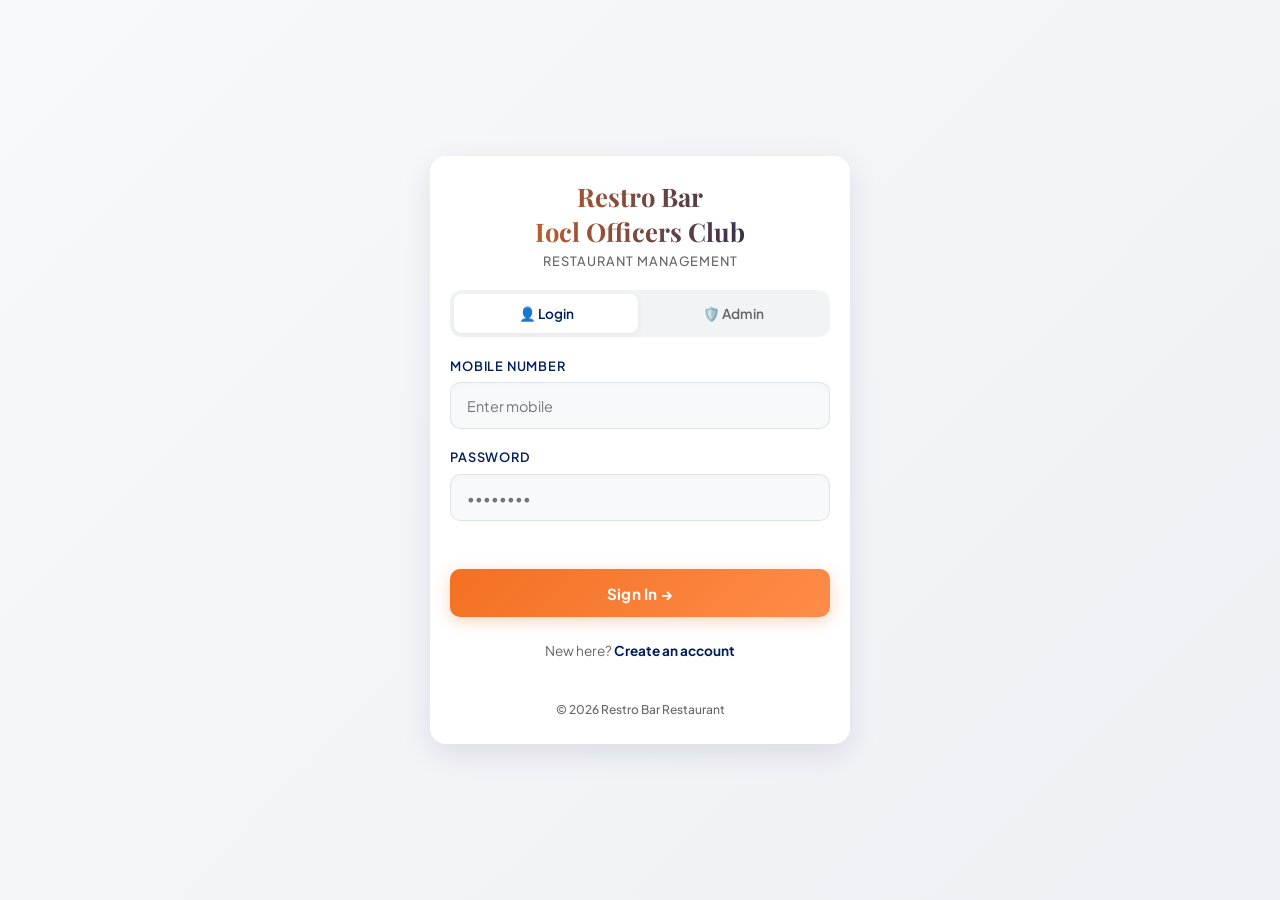
<file: login.html>
<!DOCTYPE html>
<html lang="en">

<head>
    <meta charset="UTF-8" />
    <meta name="viewport" content="width=device-width, initial-scale=1.0" />
    <title>Restro Bar Restaurant — Sign In</title>
    <link rel="stylesheet" href="style.css" />
    <link
        href="https://fonts.googleapis.com/css2?family=Plus+Jakarta+Sans:wght@300;400;500;600;700;800&family=Playfair+Display:ital,wght@0,600;0,700;1,600&display=swap"
        rel="stylesheet" />
    <style>
        :root {
            --iocl-orange: #f37021;
            --iocl-blue: #001f5b;
            --iocl-orange-light: #ff8c4a;
            --iocl-blue-light: #003399;
            --surface: #ffffff;
            --text-main: #1a1a1a;
            --text-muted: #666666;
            --border-clr: rgba(0, 31, 91, 0.1);
            --shadow-md: 0 10px 30px rgba(0, 31, 91, 0.1);
            --border-radius: 16px;
        }

        body {
            margin: 0;
            padding: 0;
            font-family: 'Plus Jakarta Sans', sans-serif;
            background: linear-gradient(135deg, #f8f9fa 0%, #eef0f5 100%);
            min-height: 100vh;
            display: flex;
            align-items: center;
            justify-content: center;
            color: var(--text-main);
        }

        /* ── Modern Premium Container ── */
        .login-wrap {
            width: 100%;
            display: flex;
            justify-content: center;
            align-items: center;
            padding: 1rem;
        }

        .login-card {
            background: var(--surface);
            border-radius: var(--border-radius);
            padding: 1.5rem 1.2rem;
            width: 100%;
            max-width: 420px;
            box-shadow: var(--shadow-md);
            border: 1px solid rgba(255, 255, 255, 0.8);
            backdrop-filter: blur(10px);
            animation: slideUp 0.6s cubic-bezier(0.16, 1, 0.3, 1) both;
            text-align: center;
        }

        @keyframes slideUp {
            from {
                opacity: 0;
                transform: translateY(20px);
            }

            to {
                opacity: 1;
                transform: translateY(0);
            }
        }

        .login-logo {
            margin-bottom: 1.2rem;
        }

        .logo-img {
            width: 60px;
            height: auto;
            margin-bottom: 0.5rem;
        }

        .login-logo h1 {
            font-size: 1.6rem;
            font-family: 'Playfair Display', serif;
            font-weight: 700;
            margin: 0 0 0.3rem 0;
            background: linear-gradient(90deg, var(--iocl-orange), var(--iocl-blue));
            -webkit-background-clip: text;
            background-clip: text;
            -webkit-text-fill-color: transparent;
        }

        .login-logo p {
            font-size: 0.8rem;
            font-weight: 500;
            color: var(--text-muted);
            margin: 0;
            letter-spacing: 1px;
            text-transform: uppercase;
        }

        .login-tabs {
            display: flex;
            background: #f1f3f5;
            padding: 4px;
            border-radius: 12px;
            margin-bottom: 1.2rem;
        }

        .login-tab {
            flex: 1;
            padding: 0.7rem;
            border: none;
            background: transparent;
            font-family: inherit;
            font-size: 0.85rem;
            font-weight: 600;
            color: var(--text-muted);
            border-radius: 8px;
            cursor: pointer;
            transition: all 0.3s ease;
        }

        .login-tab.active {
            background: #fff;
            color: var(--iocl-blue);
            box-shadow: 0 2px 8px rgba(0, 0, 0, 0.05);
        }

        /* ── Forms ── */
        .login-panel {
            display: none;
            animation: fadeIn 0.4s ease-out;
            text-align: left;
        }

        .login-panel.active {
            display: block;
        }

        @keyframes fadeIn {
            from {
                opacity: 0;
            }

            to {
                opacity: 1;
            }
        }

        .form-group {
            margin-bottom: 1.2rem;
        }

        .form-label {
            display: block;
            font-size: 0.8rem;
            font-weight: 600;
            color: var(--iocl-blue);
            margin-bottom: 0.4rem;
        }

        .form-input {
            width: 100%;
            padding: 0.85rem 1rem;
            border: 1.5px solid var(--border-clr);
            border-radius: 10px;
            font-family: inherit;
            font-size: 0.9rem;
            color: var(--text-main);
            background: #f8f9fa;
            transition: all 0.3s ease;
            box-sizing: border-box;
        }

        .form-input:focus {
            outline: none;
            border-color: var(--iocl-orange);
            background: #fff;
            box-shadow: 0 0 0 3px rgba(243, 112, 33, 0.15);
        }

        /* ── Buttons ── */
        .btn {
            width: 100%;
            padding: 0.9rem;
            border: none;
            border-radius: 10px;
            font-family: inherit;
            font-size: 0.95rem;
            font-weight: 700;
            cursor: pointer;
            transition: all 0.3s ease;
            display: flex;
            justify-content: center;
            align-items: center;
            gap: 0.5rem;
        }

        .btn-primary {
            background: linear-gradient(135deg, var(--iocl-orange), var(--iocl-orange-light));
            color: #fff;
            box-shadow: 0 4px 15px rgba(243, 112, 33, 0.3);
        }

        .btn-primary:hover {
            transform: translateY(-2px);
            box-shadow: 0 6px 20px rgba(243, 112, 33, 0.4);
        }

        .btn-primary:active {
            transform: translateY(0);
        }

        .btn-admin {
            background: linear-gradient(135deg, var(--iocl-blue), var(--iocl-blue-light));
            color: #fff;
            box-shadow: 0 4px 15px rgba(0, 31, 91, 0.3);
        }

        .btn-admin:hover {
            transform: translateY(-2px);
            box-shadow: 0 6px 20px rgba(0, 31, 91, 0.4);
        }

        .btn:disabled {
            opacity: 0.7;
            cursor: not-allowed;
            transform: none !important;
        }

        /* ── Helpers ── */
        .error-msg {
            color: #dc3545;
            font-size: 0.8rem;
            font-weight: 500;
            min-height: 1.2rem;
            margin-bottom: 0.5rem;
        }

        .auth-link {
            color: var(--iocl-blue);
            font-weight: 700;
            text-decoration: none;
            transition: color 0.2s ease;
        }

        .auth-link:hover {
            color: var(--iocl-orange);
            text-decoration: underline;
        }

        footer {
            margin-top: 2.5rem;
            font-size: 0.75rem;
            color: var(--text-muted);
            font-weight: 500;
        }

        /* Responsive Mobile Layout */
        @media (max-width: 480px) {
            .login-card {
                padding: 2rem 1.5rem;
                border-radius: 20px;
            }

            .login-logo h1 {
                font-size: 1.4rem;
            }

            body {
                background: #f8f9fa;
                /* solid color for mobile feels cleaner */
            }

            .login-wrap {
                padding: 0;
            }

            .login-card {
                box-shadow: none;
                border: none;
                background: transparent;
            }

            .btn {
                padding: 1rem;
            }
        }
    </style>
</head>

<body>
    <div class="login-wrap">
        <div class="login-card">

            <div class="login-logo">
                <h1>Restro Bar</h1>
                <h1>Iocl Officers Club</h1>
                <p>Restaurant Management</p>
            </div>

            <!-- Role Tabs -->
            <div class="login-tabs">
                <button class="login-tab active" id="tabGuest" onclick="switchRole('guest')">👤 Login</button>
                <button class="login-tab" id="tabAdmin" onclick="switchRole('admin')">🛡️ Admin</button>
            </div>

            <!-- USER PANEL -->
            <div class="login-panel active" id="guestPanel">
                <div id="loginView">
                    <div class="form-group" style="text-align:left;">
                        <label class="form-label">Mobile Number</label>
                        <input type="tel" id="guestMobile" class="form-input" placeholder="Enter mobile" />
                    </div>
                    <div class="form-group" style="text-align:left;">
                        <label class="form-label">Password</label>
                        <input type="password" id="guestPass" class="form-input" placeholder="••••••••" />
                    </div>
                    <div class="error-msg" id="guestError"></div>
                    <button onclick="guestLogin()" id="btnLogin" class="btn btn-primary"
                        style="width:100%;margin-top:.6rem;">
                        Sign In →
                    </button>
                    <p style="text-align:center; font-size:0.85rem; margin-top:1.5rem; color:var(--text-muted);">
                        New here? <a href="javascript:void(0)" onclick="toggleAuthMode(true)" class="auth-link">Create
                            an account</a>
                    </p>
                </div>

                <div id="registerView" style="display:none;">
                    <div class="form-group" style="text-align:left;">
                        <label class="form-label">Full Name</label>
                        <input type="text" id="regName" class="form-input" placeholder="Enter your name" />
                    </div>
                    <div class="form-group" style="text-align:left;">
                        <label class="form-label">Mobile Number</label>
                        <input type="tel" id="regMobile" class="form-input" placeholder="Enter mobile" />
                    </div>
                    <div class="form-group" style="text-align:left;">
                        <label class="form-label">Create Password</label>
                        <input type="password" id="regPass" class="form-input" placeholder="••••••••" />
                    </div>
                    <div class="error-msg" id="regError"></div>
                    <button onclick="guestRegister()" id="btnRegister" class="btn btn-primary"
                        style="width:100%;margin-top:.6rem;">
                        Register Now →
                    </button>
                    <p style="text-align:center; font-size:0.85rem; margin-top:1.5rem; color:var(--text-muted);">
                        Already have an account? <a href="javascript:void(0)" onclick="toggleAuthMode(false)"
                            class="auth-link">Sign In</a>
                    </p>
                </div>
            </div>

            <!-- ADMIN PANEL -->
            <div class="login-panel" id="adminPanel">
                <div class="form-group" style="text-align:left;">
                    <label class="form-label">Username</label>
                    <input type="text" id="adminUser" class="form-input" placeholder="admin" autocomplete="username" />
                </div>
                <div class="form-group" style="text-align:left;position:relative;">
                    <label class="form-label">Password</label>
                    <input type="password" id="adminPass" class="form-input" placeholder="••••••••"
                        autocomplete="current-password" onkeydown="if(event.key==='Enter')adminLogin()" />
                </div>
                <div class="error-msg" id="adminError"></div>
                <button onclick="adminLogin()" class="btn btn-admin" style="margin-top:0.6rem;">
                    Access Dashboard →
                </button>
            </div>

            <footer>&copy; 2026 Restro Bar Restaurant</footer>
        </div>
    </div>

    <script>
        const SESSION_KEY = "sg_session";
        const ADMIN_USER = "admin";
        const SHEET_URL = "https://script.google.com/macros/s/AKfycbxVa7y4qFx9wVVTmON9SIad3h_4GQFsfzVQ68TyN9iTywfu3mvAQOVsOIjkJGXv4YA/exec";

        // Already logged in?
        if (sessionStorage.getItem(SESSION_KEY)) {
            window.location.replace(
                sessionStorage.getItem(SESSION_KEY) === "admin" ? "admin.html" : "choice.html"
            );
        }

        function switchRole(role) {
            document.querySelectorAll('.login-tab').forEach(t => t.classList.remove('active'));
            document.querySelectorAll('.login-panel').forEach(p => p.classList.remove('active'));
            document.getElementById(role === 'guest' ? 'tabGuest' : 'tabAdmin').classList.add('active');
            document.getElementById(role === 'guest' ? 'guestPanel' : 'adminPanel').classList.add('active');
            document.getElementById(role === 'guest' ? 'guestError' : 'adminError').textContent = '';
        }

        function toggleAuthMode(isReg) {
            document.getElementById('loginView').style.display = isReg ? 'none' : 'block';
            document.getElementById('registerView').style.display = isReg ? 'block' : 'none';
        }

        function guestLogin() {
            const mobile = document.getElementById("guestMobile").value.trim();
            const pass = document.getElementById("guestPass").value;
            const err = document.getElementById("guestError");
            const btn = document.getElementById("btnLogin");

            if (!mobile || !pass) { err.textContent = "Enter mobile and password."; return; }
            err.textContent = '';
            btn.disabled = true; btn.textContent = "Verifying...";

            fetch(`${SHEET_URL}?action=login&mobile=${encodeURIComponent(mobile)}&password=${encodeURIComponent(pass)}`)
                .then(r => r.json())
                .then(res => {
                    if (res.success) {
                        sessionStorage.setItem(SESSION_KEY, "guest");
                        sessionStorage.setItem("sg_name", res.name);
                        sessionStorage.setItem("sg_mobile", res.mobile);
                        window.location.href = "choice.html";
                    } else {
                        err.textContent = res.error || "Invalid credentials.";
                        btn.disabled = false; btn.textContent = "Sign In →";
                    }
                })
                .catch(() => {
                    err.textContent = "Network error. Try again.";
                    btn.disabled = false; btn.textContent = "Sign In →";
                });
        }

        function guestRegister() {
            const name = document.getElementById("regName").value.trim();
            const mobile = document.getElementById("regMobile").value.trim();
            const pass = document.getElementById("regPass").value;
            const err = document.getElementById("regError");
            const btn = document.getElementById("btnRegister");

            if (!name || !mobile || !pass) { err.textContent = "All fields are required."; return; }
            err.textContent = '';
            btn.disabled = true; btn.textContent = "Registering...";

            fetch(`${SHEET_URL}?action=register&name=${encodeURIComponent(name)}&mobile=${encodeURIComponent(mobile)}&password=${encodeURIComponent(pass)}`)
                .then(r => r.json())
                .then(res => {
                    if (res.success) {
                        sessionStorage.setItem(SESSION_KEY, "guest");
                        sessionStorage.setItem("sg_name", name);
                        sessionStorage.setItem("sg_mobile", mobile);
                        window.location.href = "choice.html";
                    } else {
                        err.textContent = res.error || "Registration failed.";
                        btn.disabled = false; btn.textContent = "Register Now →";
                    }
                })
                .catch(() => {
                    err.textContent = "Network error. Try again.";
                    btn.disabled = false; btn.textContent = "Register Now →";
                });
        }

        function adminLogin() {
            const user = document.getElementById("adminUser").value.trim();
            const pass = document.getElementById("adminPass").value;
            const err = document.getElementById("adminError");
            const adminBtn = document.querySelector(".btn-admin");

            if (!user || !pass) { err.textContent = "Enter username and password."; return; }
            err.textContent = '';

            // Allow universal override just in case sheet fails during setup
            if (user === ADMIN_USER && pass === "admin123") {
                sessionStorage.setItem(SESSION_KEY, "admin");
                sessionStorage.setItem("sg_name", "Super Admin");
                window.location.href = "admin.html";
                return;
            }

            adminBtn.disabled = true;
            adminBtn.innerHTML = "Authenticating... <span class='cart-badge'>⏳</span>";

            fetch(`${SHEET_URL}?action=adminLogin&username=${encodeURIComponent(user)}&password=${encodeURIComponent(pass)}`)
                .then(r => r.json())
                .then(res => {
                    if (res.success) {
                        sessionStorage.setItem(SESSION_KEY, "admin");
                        sessionStorage.setItem("sg_name", res.username);
                        window.location.href = "admin.html";
                    } else {
                        err.textContent = res.error || "Invalid admin credentials.";
                        adminBtn.disabled = false;
                        adminBtn.innerHTML = "Access Dashboard →";
                    }
                })
                .catch(() => {
                    err.textContent = "Network error. Try again.";
                    adminBtn.disabled = false;
                    adminBtn.innerHTML = "Access Dashboard →";
                });
        }
    </script>

</body>


</html>
</file>
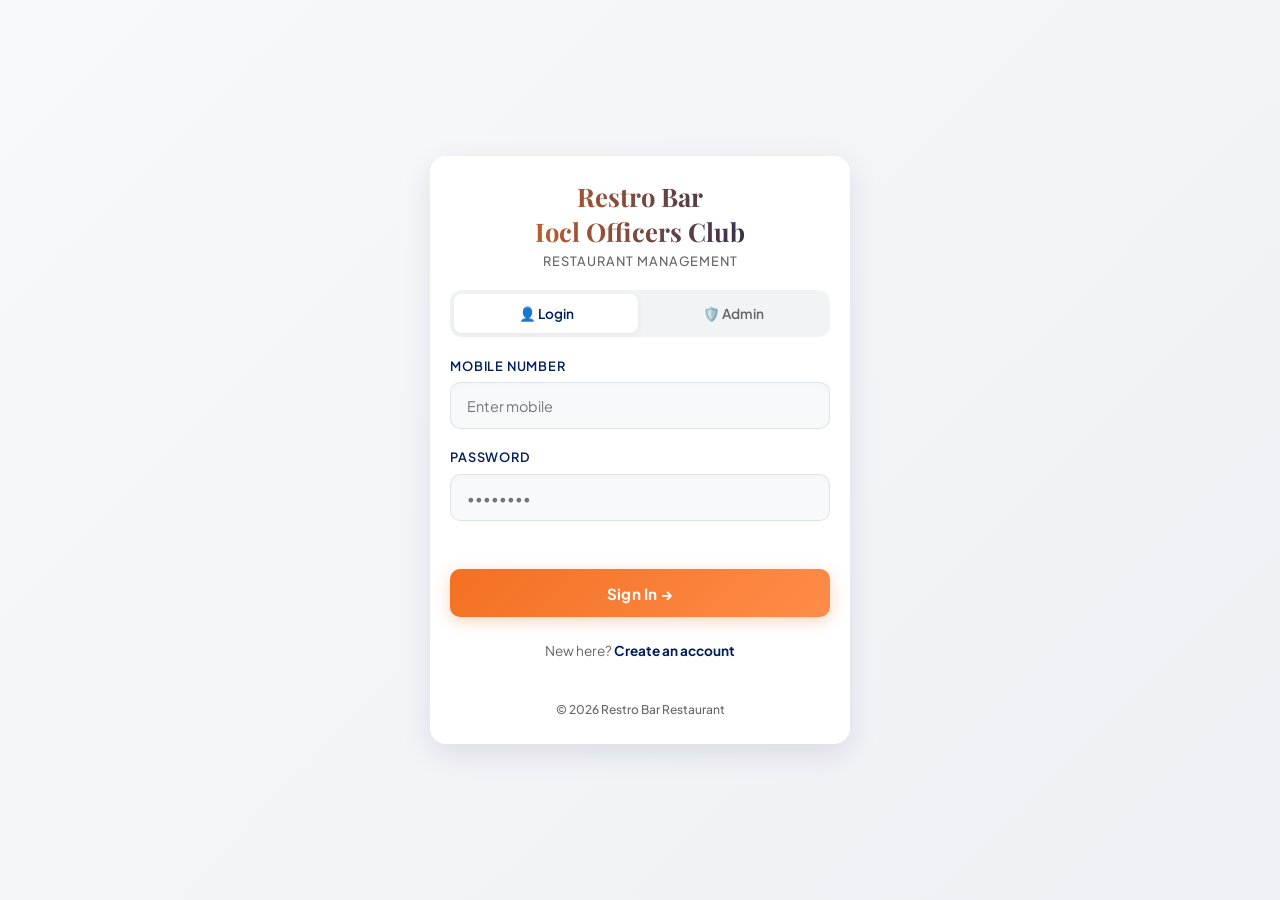
<file: menu.html>
<!DOCTYPE html>
<html lang="en">

<head>
    <meta charset="UTF-8" />
    <meta name="viewport" content="width=device-width, initial-scale=1.0" />
    <title>Restro Bar Restaurant — Full Menu</title>
    <link rel="stylesheet" href="style.css" />
    <link
        href="https://fonts.googleapis.com/css2?family=Plus+Jakarta+Sans:wght@300;400;500;600;700;800&family=Playfair+Display:ital,wght@0,600;0,700;1,600&display=swap"
        rel="stylesheet" />
    <style>
        .menu-page-grid {
            display: grid;
            grid-template-columns: repeat(auto-fill, minmax(200px, 1fr));
            gap: 1.2rem;
        }

        .menu-item-card {
            background: var(--surface-hi);
            border: 1.5px solid var(--border);
            border-radius: var(--r-md);
            padding: 1.3rem 1rem;
            display: flex;
            flex-direction: column;
            align-items: center;
            text-align: center;
            box-shadow: var(--s-xs);
            transition: var(--t-base);
        }

        .menu-item-card:hover {
            transform: translateY(-4px);
            box-shadow: var(--s-md);
            border-color: var(--amber-light);
        }

        .mi-icon {
            font-size: 2.4rem;
            margin-bottom: .6rem;
        }

        .mi-name {
            font-size: .95rem;
            font-weight: 700;
            margin-bottom: .25rem;
        }

        .mi-desc {
            font-size: .76rem;
            color: var(--ink-60);
            line-height: 1.4;
            margin-bottom: .5rem;
            flex: 1;
        }

        .mi-price {
            font-size: .9rem;
            font-weight: 800;
            color: var(--amber-dark);
        }

        .mi-badge {
            display: inline-block;
            font-size: .62rem;
            font-weight: 800;
            padding: 2px 7px;
            border-radius: 5px;
            margin-bottom: .4rem;
        }

        .veg {
            background: #DCFCE7;
            color: #166534;
        }

        .nveg {
            background: #FEE2E2;
            color: #991B1B;
        }

        .filter-pills {
            display: flex;
            gap: .5rem;
            flex-wrap: wrap;
            margin-bottom: 1.2rem;
        }

        .fpill {
            padding: .38rem 1.1rem;
            border-radius: 50px;
            font-size: .76rem;
            font-weight: 700;
            border: 1.5px solid var(--border);
            cursor: pointer;
            transition: var(--t-fast);
            background: rgba(255, 255, 255, .8);
            color: var(--ink-60);
        }

        .fpill.active {
            background: var(--amber-grad);
            color: #fff;
            border-color: transparent;
            box-shadow: var(--s-amber);
        }

        .search-wrap {
            position: relative;
            max-width: 460px;
            margin-bottom: 1.2rem;
        }

        .search-wrap input {
            width: 100%;
            padding: .7rem 1rem .7rem 2.7rem;
            border: 1.5px solid var(--border);
            border-radius: 50px;
            font-family: inherit;
            font-size: .9rem;
            transition: var(--t-fast);
            background: rgba(255, 255, 255, .85);
        }

        .search-wrap input:focus {
            outline: none;
            border-color: var(--amber);
            box-shadow: 0 0 0 4px var(--amber-soft);
            background: #fff;
        }

        .search-icon {
            position: absolute;
            left: .9rem;
            top: 50%;
            transform: translateY(-50%);
            color: var(--ink-60);
        }

        .cat-section {
            margin-bottom: 2rem;
        }

        .cat-title {
            font-family: 'Playfair Display', serif;
            font-size: 1.15rem;
            font-weight: 700;
            margin-bottom: 1rem;
            display: flex;
            align-items: center;
            gap: .6rem;
        }

        .cat-title::after {
            content: '';
            flex: 1;
            height: 1.5px;
            background: var(--border);
        }
    </style>
</head>

<body>

    <nav>
        <a href="index.html" class="nav-brand">Restro Bar <span>Fine Dining</span></a>
        <ul class="nav-links">
            <li><a href="index.html" class="nav-link">Order Food</a></li>
            <li><a href="menu.html" class="nav-link active">Menu</a></li>
            <li id="adminLink" style="display:none;"><a href="admin.html" class="nav-link">Admin</a></li>
        </ul>
    </nav>

    <div class="hero" style="padding:2.5rem 1rem 1.5rem;">
        <span class="badge">🍽️ Complete Menu</span>
        <h1 style="font-size:clamp(1.8rem,4vw,3rem);">Discover Our <em>Dishes</em></h1>
        <p style="font-size:.93rem;">Explore everything on our menu — from starters to desserts.</p>
    </div>

    <div class="container section" style="padding-top:0;">

        <div class="search-wrap">
            <span class="search-icon">🔍</span>
            <input type="text" id="menuSearch" placeholder="Search any dish…" oninput="renderMenuPage()" />
        </div>

        <div class="filter-pills" id="filterPills">
            <button class="fpill active" onclick="setCat('all',this)">✨ All</button>
            <button class="fpill" onclick="setCat('starters',this)">🥟 Starters</button>
            <button class="fpill" onclick="setCat('mains',this)">🍛 Mains</button>
            <button class="fpill" onclick="setCat('breads',this)">🫓 Breads</button>
            <button class="fpill" onclick="setCat('desserts',this)">🍮 Desserts</button>
            <button class="fpill" onclick="setCat('drinks',this)">☕ Drinks</button>
        </div>

        <div id="menuOutput">
            <p class="text-muted" style="text-align:center;padding:3rem;">Loading menu…</p>
        </div>

    </div>

    <script>
        var SESSION_KEY = "sg_session";
        if (!sessionStorage.getItem(SESSION_KEY)) window.location.replace("login.html");

        const SHEET_URL = "https://script.google.com/macros/s/AKfycbxVa7y4qFx9wVVTmON9SIad3h_4GQFsfzVQ68TyN9iTywfu3mvAQOVsOIjkJGXv4YA/exec";
        let MENU = [], activeCat = 'all';

        const CAT_META = {
            all: { label: 'All Dishes', icon: '✨' },
            starters: { label: 'Starters', icon: '🥟' },
            mains: { label: 'Main Course', icon: '🍛' },
            breads: { label: 'Breads', icon: '🫓' },
            desserts: { label: 'Desserts', icon: '🍮' },
            drinks: { label: 'Beverages', icon: '☕' },
        };

        if (sessionStorage.getItem(SESSION_KEY) === "admin")
            document.getElementById("adminLink").style.display = "block";

        window.onload = () => {
            fetch(`${SHEET_URL}?action=getMenu`)
                .then(r => r.json())
                .then(res => {
                    if (res.success && res.menu.length) {
                        MENU = res.menu.map(m => ({
                            ...m, id: String(m.id), icon: m.icon || '🍽️', desc: m.desc || '', price: Number(m.price) || 0
                        }));
                    }
                    renderMenuPage();
                })
                .catch(() => { document.getElementById("menuOutput").innerHTML = '<p class="text-muted" style="text-align:center;padding:2rem;">Failed to load.</p>'; });
        };

        function setCat(cat, el) {
            activeCat = cat;
            document.querySelectorAll('.fpill').forEach(b => b.classList.remove('active'));
            el.classList.add('active');
            renderMenuPage();
        }

        function renderMenuPage() {
            const q = document.getElementById('menuSearch').value.toLowerCase();
            const out = document.getElementById('menuOutput');
            let items = MENU;
            if (activeCat !== 'all') items = items.filter(m => m.cat === activeCat);
            if (q) items = items.filter(m => m.name.toLowerCase().includes(q) || (m.desc || '').toLowerCase().includes(q));

            if (!items.length) {
                out.innerHTML = '<p class="text-muted" style="text-align:center;padding:3rem;">No dishes found.</p>';
                return;
            }

            if (activeCat !== 'all' || q) {
                // Flat grid
                out.innerHTML = `<div class="menu-page-grid animate-children">${items.map(menuCard).join('')}</div>`;
            } else {
                // Grouped by category
                const cats = ['starters', 'mains', 'breads', 'desserts', 'drinks'];
                out.innerHTML = cats.map(cat => {
                    const catItems = items.filter(m => m.cat === cat);
                    if (!catItems.length) return '';
                    const meta = CAT_META[cat];
                    return `<div class="cat-section">
            <div class="cat-title">${meta.icon} ${meta.label}</div>
            <div class="menu-page-grid animate-children">${catItems.map(menuCard).join('')}</div>
          </div>`;
                }).join('');
            }
        }

        function menuCard(m) {
            const isVeg = m.veg === 'true' || m.veg === true;
            return `<div class="menu-item-card">
        <span class="mi-badge ${isVeg ? 'veg' : 'nveg'}">${isVeg ? '🟢 VEG' : '🔴 NON-VEG'}</span>
        <div class="mi-icon">${m.icon}</div>
        <div class="mi-name">${m.name}</div>
        <div class="mi-desc">${m.desc || '—'}</div>
        <div class="mi-price">₹${m.price}</div>
      </div>`;
        }
    </script>

</body>

</html>
</file>
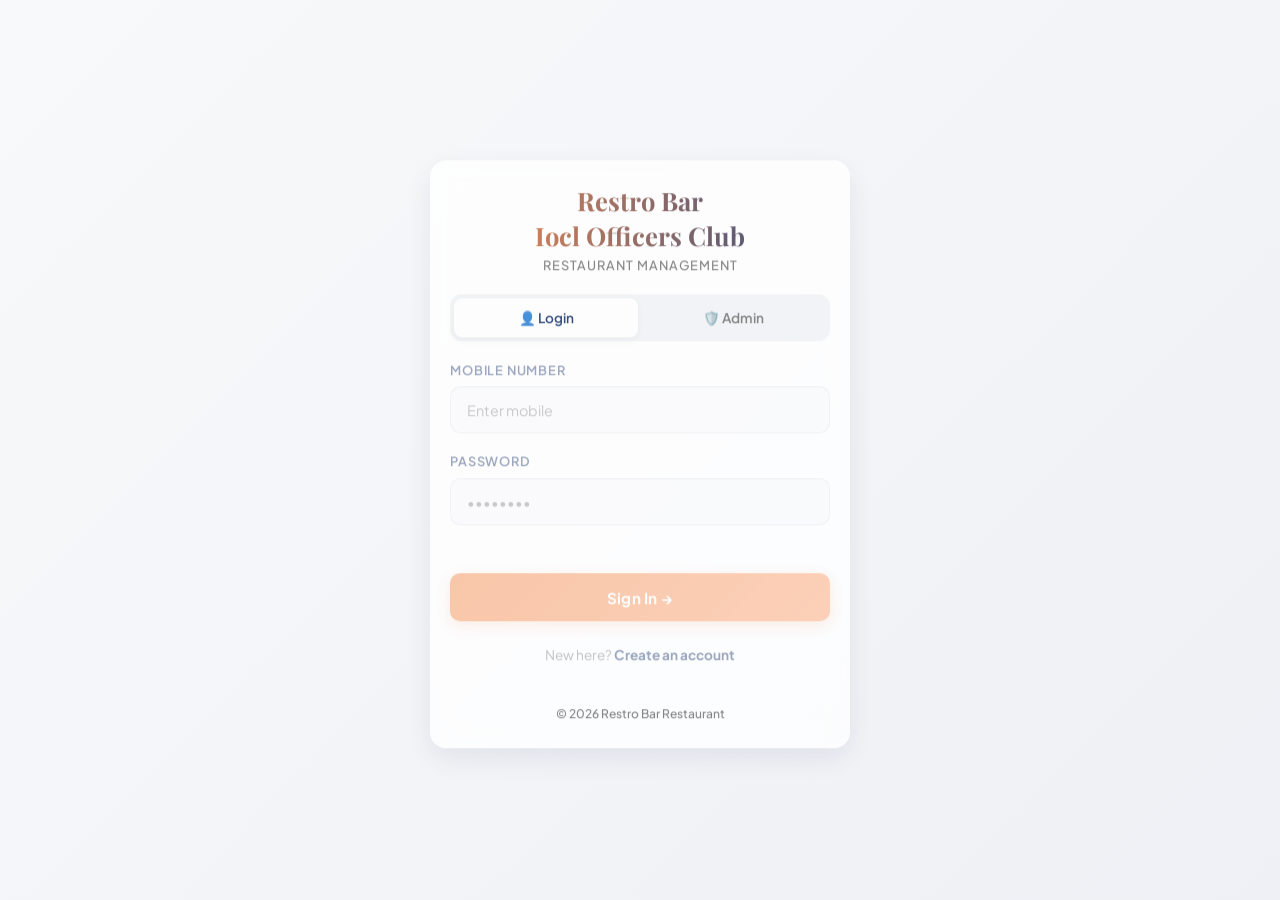
<file: my_orders.html>
<!DOCTYPE html>
<html lang="en">

<head>
    <meta charset="UTF-8" />
    <meta name="viewport" content="width=device-width, initial-scale=1.0" />
    <title>Restro Bar — My Orders</title>
    <link rel="stylesheet" href="style.css" />
    <link
        href="https://fonts.googleapis.com/css2?family=Plus+Jakarta+Sans:wght@300;400;500;600;700;800&family=Playfair+Display:ital,wght@0,600;0,700;1,600&display=swap"
        rel="stylesheet" />
    <style>
        .orders-container {
            max-width: 800px;
            margin: 1.2rem auto;
            padding: 0 1rem;
        }

        .order-card {
            background: var(--surface-hi);
            border: 1px solid rgba(255, 255, 255, 0.5);
            border-radius: var(--r-md);
            padding: 1rem;
            margin-bottom: 0.8rem;
            box-shadow: var(--s-xs);
            backdrop-filter: blur(16px);
            transition: all var(--t-base);
        }

        .order-card:hover {
            box-shadow: var(--s-md), 0 8px 16px rgba(243, 112, 33, 0.1);
            transform: translateY(-4px);
            border-color: rgba(243, 112, 33, 0.3);
        }

        .order-header {
            display: flex;
            justify-content: space-between;
            align-items: center;
            border-bottom: 1px dashed var(--border);
            padding-bottom: 0.6rem;
            margin-bottom: 0.6rem;
        }

        .order-ref {
            font-family: monospace;
            font-size: 1.1rem;
            font-weight: 800;
            color: var(--ink);
        }

        .order-date {
            font-size: .85rem;
            color: var(--ink-60);
        }

        .order-status {
            font-size: .75rem;
            font-weight: 800;
            padding: .3rem .8rem;
            border-radius: 20px;
            text-transform: uppercase;
        }

        .status-confirmed {
            background: rgba(34, 197, 94, 0.1);
            color: var(--green);
        }

        .status-cancelled {
            background: rgba(239, 68, 68, 0.1);
            color: var(--red);
        }

        .status-completed {
            background: rgba(59, 130, 246, 0.1);
            color: var(--blue);
        }

        .order-details {
            display: grid;
            grid-template-columns: 1fr 1fr;
            gap: 1rem;
            font-size: .9rem;
        }

        .order-items {
            grid-column: 1 / -1;
            background: var(--smoke);
            padding: 1rem;
            border-radius: var(--r-sm);
            margin-top: 1rem;
            font-size: .85rem;
            line-height: 1.6;
        }

        .order-footer {
            display: flex;
            justify-content: space-between;
            align-items: center;
            margin-top: 1.5rem;
            padding-top: 1rem;
            border-top: 1px dashed var(--border);
        }

        .order-total {
            font-size: 1.25rem;
            font-weight: 800;
            color: var(--iocl-orange);
        }

        .loading-state {
            text-align: center;
            padding: 4rem 1rem;
            color: var(--ink-60);
            font-style: italic;
        }

        @media(max-width:550px) {
            .order-header {
                flex-direction: column;
                align-items: flex-start;
                gap: .6rem;
            }

            .order-footer {
                flex-direction: column;
                align-items: stretch;
                gap: 1rem;
            }

            .order-footer>div {
                text-align: left !important;
            }

            .order-details {
                grid-template-columns: 1fr;
            }

            .nav-brand span {
                display: none;
            }
        }

        /* ── Print Styles ── */
        @media print {
            body * {
                visibility: hidden;
            }

            #printReceipt,
            #printReceipt * {
                visibility: visible;
            }

            #printReceipt {
                position: absolute;
                left: 0;
                top: 0;
                width: 100%;
                padding: 0;
                margin: 0;
            }

            .no-print {
                display: none !important;
            }
        }
    </style>
</head>

<body>
    <!-- Hidden print area -->
    <div id="printReceipt" style="display:none;background:#fff;color:#000;padding:2rem;"></div>

    <nav class="no-print">
        <a href="choice.html" class="nav-brand">
            Restro Bar
            <span>My Orders</span>
        </a>
        <ul class="nav-links">
            <li><a href="choice.html" class="nav-link">🏠 <span class="hide-mobile">Home</span></a></li>
            <li><button onclick="logout()" class="btn btn-secondary" style="padding:.4rem 1rem;font-size:.8rem;">🚪
                    <span class="hide-mobile">Logout</span></button></li>
        </ul>
    </nav>

    <div class="orders-container no-print" id="ordersList">
        <div class="loading-state" id="loadingState">
            Fetching your order history...
        </div>
    </div>

    <!-- Toast Notifications -->
    <div id="toastContainer" class="toast-container no-print"></div>

    <script>
        const SESSION_KEY = "sg_session";
        const SHEET_URL = "https://script.google.com/macros/s/AKfycbxVa7y4qFx9wVVTmON9SIad3h_4GQFsfzVQ68TyN9iTywfu3mvAQOVsOIjkJGXv4YA/exec";
        let allOrders = [];

        window.onload = () => {
            if (!sessionStorage.getItem(SESSION_KEY)) {
                window.location.replace("login.html");
                return;
            }

            const mobile = sessionStorage.getItem("sg_mobile");
            if (!mobile) {
                document.getElementById('ordersList').innerHTML = '<div class="loading-state">Could not identify user. Please log in again.</div>';
                return;
            }

            fetchOrders(mobile);
        };

        function fetchOrders(mobile) {
            // Use action=history with the phone query parameter to get only this user's bookings.
            fetch(`${SHEET_URL}?action=history&phone=${encodeURIComponent(mobile)}`)
                .then(r => r.json())
                .then(data => {
                    if (data.success) {
                        allOrders = data.bookings;
                        renderOrders();
                    } else {
                        document.getElementById('ordersList').innerHTML = `<div class="loading-state" style="color:var(--red);">Failed to load orders: ${data.error}</div>`;
                    }
                })
                .catch(err => {
                    document.getElementById('ordersList').innerHTML = '<div class="loading-state" style="color:var(--red);">Network error. Please try again.</div>';
                });
        }

        function renderOrders() {
            const container = document.getElementById('ordersList');

            if (!allOrders || allOrders.length === 0) {
                container.innerHTML = `
                    <div style="text-align:center; padding:4rem 1rem; background:var(--surface-hi); border-radius:var(--r-md); border:1px dashed var(--border);">
                        <div style="font-size:3rem; margin-bottom:1rem;">🍽️</div>
                        <h3 style="margin-bottom:.5rem;">No past orders found</h3>
                        <p class="text-muted" style="margin-bottom:1.5rem;">Looks like you haven't placed any orders yet.</p>
                        <a href="choice.html" class="btn btn-primary">Start an Order</a>
                    </div>
                `;
                return;
            }

            container.innerHTML = `
                <h2 style="margin-bottom:1.5rem; font-size:1.6rem; color:var(--iocl-blue);">Your Order History</h2>
                ${allOrders.map(order => {
                const statusClass = `status-${(order['Status'] || 'Confirmed').toLowerCase()}`;
                const items = order['Guest Orders'] || 'None';
                const itemsHtml = items.split('|').map(i => `<div style="padding:4px 0;border-bottom:1px solid rgba(0,0,0,0.05);">${i.trim()}</div>`).join('');

                const savedTotal = Number(order['Total'] || 0);
                const savedSub = Number(order['Subtotal'] || 0);
                const savedGST = Number(order['GST'] || 0);
                const displayTotal = savedTotal > 0 ? savedTotal : savedSub > 0 ? savedSub + savedGST : '0';

                return `
                        <div class="order-card">
                            <div class="order-header">
                                <div>
                                    <div class="order-ref">#${order['Booking Ref']}</div>
                                    <div class="order-date">🗓️ ${order['Date']} · ⏰ ${order['Time']}</div>
                                </div>
                                <div class="order-status ${statusClass}">${order['Status'] || 'Confirmed'}</div>
                            </div>

                            <div class="order-details">
                                <div><strong>Type:</strong> ${order['Booking Type'] === 'FOOD' ? '🥡 Food Only' : '✨ Food + Table'}</div>
                                ${order['Booking Type'] !== 'FOOD' ? `<div><strong>Table:</strong> ${order['Table Name'] || 'N/A'} (${order['Guests'] || 1} Guests)</div>` : '<div></div>'}
                            </div>

                            <div class="order-items">
                                <strong style="display:block;margin-bottom:.5rem;color:var(--ink-60);font-size:.75rem;text-transform:uppercase;letter-spacing:1px;">Order Summary</strong>
                                ${itemsHtml}
                            </div>

                            <div class="order-footer">
                                ${order['Status'] === 'Confirmed' ? `
                                    <button class="btn btn-secondary" onclick="customerCancel('${order['Booking Ref']}', '${order['Date']}', '${order['Time']}')" style="font-size:.8rem; padding:.5rem 1rem; border-radius:30px; background:rgba(239, 68, 68, 0.1); color:var(--red); border:none;">
                                        ✖ Cancel Order
                                    </button>
                                ` : '<div></div>'}
                                <div style="display:flex; gap:.8rem; align-items:center;">
                                    <button class="btn btn-secondary" onclick="printReceipt('${order['Booking Ref']}')" style="font-size:.8rem; padding:.5rem 1rem; border-radius:30px;">
                                        🖨️ Print Receipt
                                    </button>
                                    <div style="text-align:right;">
                                        <div style="font-size:.75rem; color:var(--ink-60); font-weight:700; text-transform:uppercase;">Total Amount</div>
                                        <div class="order-total">₹${displayTotal}</div>
                                    </div>
                                </div>
                            </div>
                        </div>
                    `;
            }).join('')}
            `;
        }

        function customerCancel(ref, dateStr, timeStr) {
            // 1. Parse Date ("YYYY-MM-DD" or "DD/MM/YYYY")
            let dString = dateStr;
            if (dateStr.includes('/')) {
                const parts = dateStr.split('/');
                dString = `${parts[2]}-${parts[1]}-${parts[0]}`;
            }

            // 2. Parse early Time (e.g. "05:00 PM - 06:00 PM" -> "05:00 PM")
            const startTimeStr = timeStr.split('-')[0].trim();
            const timeParts = startTimeStr.match(/(\d+):(\d+)\s*(AM|PM)/i);

            if (!timeParts) {
                showToast("Error", "Could not parse booking time.", "error");
                return;
            }

            let hours = parseInt(timeParts[1]);
            const mins = parseInt(timeParts[2]);
            const ampm = timeParts[3].toUpperCase();

            if (ampm === 'PM' && hours < 12) hours += 12;
            if (ampm === 'AM' && hours === 12) hours = 0;

            const bookingDate = new Date(`${dString}T${hours.toString().padStart(2, '0')}:${mins.toString().padStart(2, '0')}:00`);
            const now = new Date();

            // 3. Time difference in milliseconds
            const diffMs = bookingDate.getTime() - now.getTime();
            const twoHoursMs = 2 * 60 * 60 * 1000;

            if (diffMs <= twoHoursMs) {
                showToast("Cannot Cancel", "Orders can only be cancelled at least 2 hours before the time slot.", "error");
                return;
            }

            if (!confirm(`Are you sure you want to cancel order #${ref}?`)) return;

            // 4. Fire API Request
            showToast("Cancelling...", "Please wait.", "success");
            fetch(`${SHEET_URL}?action=status&ref=${encodeURIComponent(ref)}&status=Cancelled`)
                .then(r => r.json())
                .then(d => {
                    if (d.success) {
                        showToast("Cancelled", "Your order has been cancelled.", "success");
                        const mobile = sessionStorage.getItem("sg_mobile");
                        if (mobile) fetchOrders(mobile); // Refresh the list
                    } else {
                        showToast("Error", d.error || "Failed to cancel.", "error");
                    }
                })
                .catch(() => showToast("Error", "Network error.", "error"));
        }

        function showToast(title, text, type = '') {
            const container = document.getElementById('toastContainer');
            if (!container) return; // Silent fail if no container
            const t = document.createElement('div');
            t.className = `toast ${type}`;
            t.innerHTML = `<strong>${title}</strong><br>${text}`;
            container.appendChild(t);
            // Force reflow
            void t.offsetWidth;
            t.classList.add('show');
            setTimeout(() => t.classList.remove('show'), 3500);
            setTimeout(() => t.remove(), 4000);
        }

        function printReceipt(ref) {
            const order = allOrders.find(r => r['Booking Ref'] === ref);
            if (!order) return;

            const savedTotal = Number(order['Total'] || 0);
            const savedSub = Number(order['Subtotal'] || 0);
            const savedGST = Number(order['GST'] || 0);
            const displayTotal = savedTotal > 0 ? savedTotal : savedSub > 0 ? savedSub + savedGST : '0';

            const itemsHtml = (order['Guest Orders'] || 'None').split('|').map(i => `<div style="padding:4px 0;border-bottom:1px dotted #ccc;">${i.trim()}</div>`).join('');

            const receiptHtml = `
                <div style="font-family:'Plus Jakarta Sans', sans-serif; max-width:400px; margin:0 auto; padding:20px; border:1px solid #eee;">
                    <div style="text-align:center; margin-bottom:20px;">
                        <h2 style="margin:0;">🍽️ Restro Bar</h2>
                        <p style="margin:5px 0 0; color:#666; font-size:12px;">Customer Receipt</p>
                    </div>
                    
                    <div style="margin-bottom:20px; font-size:14px; border-bottom:1px dashed #ccc; padding-bottom:10px;">
                        <strong>Order Ref:</strong> ${order['Booking Ref']}<br>
                        <strong>Date:</strong> ${order['Date']} ${order['Time']}<br>
                        <strong>Name:</strong> ${order['Customer Name']}<br>
                        <strong>Type:</strong> ${order['Booking Type'] === 'FOOD' ? 'Food Only' : 'Food + Table'}<br>
                        ${order['Booking Type'] !== 'FOOD' ? `<strong>Table:</strong> ${order['Table Name'] || 'N/A'}<br>` : ''}
                        <strong>Status:</strong> ${order['Status'] || 'Confirmed'}
                    </div>

                    <div style="margin-bottom:20px; font-size:14px;">
                        <h4 style="margin:0 0 10px;">Items Ordered</h4>
                        <div style="line-height:1.5;">${itemsHtml}</div>
                    </div>

                    <div style="border-top:2px solid #000; padding-top:10px; font-size:16px; font-weight:bold; display:flex; justify-content:space-between;">
                        <span>Final Total:</span>
                        <span>₹${displayTotal}</span>
                    </div>

                    <div style="text-align:center; margin-top:30px; font-size:12px; color:#666;">
                        Thank you for dining with us!
                    </div>
                </div>
            `;
            document.getElementById('printReceipt').innerHTML = receiptHtml;
            window.print();
        }

        function logout() {
            ["sg_session", "sg_name", "sg_mobile"].forEach(k => sessionStorage.removeItem(k));
            window.location.href = "login.html";
        }
    </script>

</body>

</html>
</file>
<file: style.css>
/* ============================================================
   Restro Bar Restaurant — Food Ordering System
   style.css  |  Premium Modern Theme v3.0
   ============================================================ */

@import url('https://fonts.googleapis.com/css2?family=Plus+Jakarta+Sans:wght@300;400;500;600;700;800&family=Playfair+Display:ital,wght@0,600;0,700;1,600&display=swap');

:root {
  /* ── Brand Palette (Indian Oil) ── */
  --iocl-orange: #f37021;
  --iocl-blue: #001f5b;
  --amber: var(--iocl-orange);
  --amber-dark: #d65f1c;
  --amber-light: #ff8c4a;
  --amber-soft: rgba(243, 112, 33, 0.12);
  --amber-glow: rgba(243, 112, 33, 0.35);
  --amber-grad: linear-gradient(135deg, var(--iocl-orange) 0%, #ff8c4a 100%);
  --blue-grad: linear-gradient(135deg, var(--iocl-blue) 0%, #003399 100%);

  /* ── Neutral Palette ── */
  --ink: var(--iocl-blue);
  --ink-90: rgba(0, 31, 91, 0.90);
  --ink-60: rgba(0, 31, 91, 0.60);
  --ink-20: rgba(0, 31, 91, 0.08);
  --smoke: #F4F6F9;
  --white: #FFFFFF;

  /* ── Status ── */
  --green: #10B981;
  --red: #EF4444;
  --blue: #3B82F6;

  /* ── Surface (Glassmorphism) ── */
  --surface: rgba(255, 255, 255, 0.9);
  --surface-hi: rgba(255, 255, 255, 0.98);
  --border: rgba(0, 31, 91, 0.08);
  --border-hi: rgba(243, 112, 33, 0.3);

  /* ── Radius (Compact App Style) ── */
  --r-sm: 8px;
  --r-md: 12px;
  --r-lg: 16px;
  --r-xl: 24px;

  /* ── Shadow (Crisp App Soft Shadows) ── */
  --s-xs: 0 1px 3px rgba(0, 31, 91, 0.04);
  --s-sm: 0 4px 12px rgba(0, 31, 91, 0.06);
  --s-md: 0 8px 24px rgba(0, 31, 91, 0.08);
  --s-lg: 0 16px 40px rgba(0, 31, 91, 0.12);
  --s-amber: 0 6px 16px var(--amber-glow);

  /* ── Transition ── */
  --t-fast: 0.2s cubic-bezier(0.25, 1, 0.5, 1);
  --t-base: 0.4s cubic-bezier(0.25, 1, 0.5, 1);
  --t-spring: 0.6s cubic-bezier(0.34, 1.56, 0.64, 1);
}

/* ── Reset ── */
*,
*::before,
*::after {
  box-sizing: border-box;
  margin: 0;
  padding: 0
}

html,
body {
  font-family: 'Plus Jakarta Sans', sans-serif;
  color: var(--ink);
  line-height: 1.5;
  min-height: 100vh;
  width: 100%;
  overflow-x: hidden;
  background: var(--white);
}

/* ── Premium Advanced Background ── */
body::before {
  content: '';
  position: fixed;
  inset: 0;
  z-index: -2;
  background:
    radial-gradient(ellipse 90% 70% at 0% 0%, rgba(243, 112, 33, 0.1) 0%, transparent 50%),
    radial-gradient(ellipse 70% 60% at 100% 100%, rgba(0, 31, 91, 0.06) 0%, transparent 60%),
    linear-gradient(135deg, #f8f9fa 0%, #eef0f5 100%);
}

/* Animated subtle grain texture */
body::after {
  content: '';
  position: fixed;
  inset: 0;
  z-index: -1;
  opacity: .03;
  background-image: url("data:image/svg+xml,%3Csvg viewBox='0 0 256 256' xmlns='http://www.w3.org/2000/svg'%3E%3Cfilter id='noise'%3E%3CfeTurbulence type='fractalNoise' baseFrequency='0.9' numOctaves='4' stitchTiles='stitch'/%3E%3C/filter%3E%3Crect width='100%25' height='100%25' filter='url(%23noise)'/%3E%3C/svg%3E");
  pointer-events: none;
}

a {
  color: inherit;
  text-decoration: none;
  transition: var(--t-fast)
}

button {
  font-family: inherit
}

img {
  max-width: 100%
}

/* ── Typography ── */
h1,
h2,
h3,
h4,
h5 {
  font-family: 'Playfair Display', serif;
  color: var(--ink);
  line-height: 1.2;
}

.text-amber {
  color: var(--amber-dark)
}

.text-muted {
  color: var(--ink-60)
}

/* ══════════════════════════════════════
   NAVIGATION
══════════════════════════════════════ */
nav {
  position: sticky;
  top: 0;
  z-index: 200;
  background: rgba(255, 255, 255, 0.85);
  backdrop-filter: blur(24px) saturate(180%);
  -webkit-backdrop-filter: blur(24px) saturate(180%);
  border-bottom: 1px solid rgba(255, 255, 255, 0.5);
  box-shadow: var(--s-xs);
  padding: 0.5rem 1.2rem;
  display: flex;
  justify-content: space-between;
  align-items: center;
  min-height: 55px;
}

.nav-brand {
  font-family: 'Playfair Display', serif;
  font-size: 1.35rem;
  font-weight: 700;
  background: var(--amber-grad);
  -webkit-background-clip: text;
  background-clip: text;
  -webkit-text-fill-color: transparent;
  display: flex;
  flex-direction: column;
  line-height: 1;
}

.nav-brand span {
  font-size: .6rem;
  letter-spacing: 2.5px;
  text-transform: uppercase;
  margin-top: 5px;
  color: var(--ink-60);
  -webkit-text-fill-color: var(--ink-60);
  font-family: 'Plus Jakarta Sans', sans-serif;
  font-weight: 600;
}

.nav-links {
  display: flex;
  gap: 1rem;
  list-style: none;
  align-items: center;
}

.nav-link {
  font-weight: 700;
  font-size: 0.82rem;
  color: var(--ink-60);
  position: relative;
  padding: 0.3rem 0;
}

.nav-link:hover,
.nav-link.active {
  color: var(--ink)
}

.nav-link::after {
  content: '';
  position: absolute;
  bottom: 0;
  left: 0;
  width: 0;
  height: 2px;
  background: var(--amber-grad);
  border-radius: 2px;
  transition: width var(--t-fast);
}

.nav-link:hover::after,
.nav-link.active::after {
  width: 100%
}

/* ══════════════════════════════════════
   LAYOUT
══════════════════════════════════════ */
.container {
  max-width: 1200px;
  margin: 0 auto;
  padding: 0 0.8rem;
  width: 100%;
}

.section {
  padding: 0.8rem 0;
}

/* ══════════════════════════════════════
   HERO
══════════════════════════════════════ */
.hero {
  text-align: center;
  padding: 0.8rem 0.5rem 0.8rem;
  animation: heroin .7s ease-out both;
}

.badge {
  display: inline-flex;
  align-items: center;
  gap: .3rem;
  padding: .2rem .75rem;
  border-radius: 50px;
  font-size: .65rem;
  font-weight: 800;
  text-transform: uppercase;
  letter-spacing: 1px;
  background: var(--surface-hi);
  color: var(--amber);
  border: 1px solid var(--border-hi);
  box-shadow: 0 2px 8px rgba(243, 112, 33, 0.1);
  margin-bottom: 0.75rem;
}

.hero h1 {
  font-size: clamp(1.6rem, 3vw, 2.5rem);
  margin-bottom: 0.5rem;
  letter-spacing: -.02em;
}

.hero h1 em {
  background: var(--amber-grad);
  -webkit-background-clip: text;
  background-clip: text;
  -webkit-text-fill-color: transparent;
  font-style: italic;
}

.hero p {
  max-width: 560px;
  margin: 0 auto;
  font-size: 1rem;
  color: var(--ink-60);
  line-height: 1.7
}

/* ══════════════════════════════════════
   BOOKING LAYOUT
══════════════════════════════════════ */
.booking-layout {
  display: grid;
  grid-template-columns: 1fr 340px;
  gap: 1.2rem;
  align-items: start;
}

@media(max-width:960px) {
  .booking-layout {
    grid-template-columns: 1fr
  }

  .form-card {
    position: static;
    max-height: none;
    overflow-y: visible
  }
}

.left-panel {
  display: flex;
  flex-direction: column;
  gap: 1rem;
  min-width: 0
}

/* Form Card — sticky sidebar */
.form-card {
  padding: 1.2rem;
  position: sticky;
  top: 65px;
  max-height: calc(100vh - 75px);
  overflow-y: auto;
}

/* Two-col form row */
.form-row-2col {
  display: grid;
  grid-template-columns: 1fr 1fr;
  gap: 10px
}

@media(max-width:350px) {
  .form-row-2col {
    grid-template-columns: 1fr
  }
}

/* ══════════════════════════════════════
   CARDS & CONTAINERS (Glassmorphism)
══════════════════════════════════════ */
.card {
  background: var(--surface-hi);
  border: 1px solid rgba(255, 255, 255, 0.4);
  border-radius: var(--r-lg);
  padding: 1rem;
  box-shadow: var(--s-sm);
  backdrop-filter: blur(16px) saturate(180%);
  -webkit-backdrop-filter: blur(16px) saturate(180%);
  transition: transform var(--t-base), box-shadow var(--t-base), border-color var(--t-base);
  position: relative;
  overflow: hidden;
}

.card::after {
  content: '';
  position: absolute;
  top: 0;
  left: 0;
  right: 0;
  height: 4px;
  background: var(--amber-grad);
  opacity: 0;
  transition: opacity var(--t-base);
}

.card:hover {
  transform: translateY(-4px);
  box-shadow: var(--s-lg);
  border-color: rgba(243, 112, 33, 0.2);
}

.card:hover::after {
  opacity: 1;
}

/* ══════════════════════════════════════
   FORM ELEMENTS
══════════════════════════════════════ */
.form-group {
  margin-bottom: 0.6rem;
}

.form-label {
  display: block;
  font-size: 0.75rem;
  font-weight: 800;
  margin-bottom: 0.15rem;
  color: var(--ink-60);
  text-transform: uppercase;
  letter-spacing: 0.8px;
}

.form-input,
.form-select {
  width: 100%;
  padding: 0.75rem 1rem;
  border: 1.5px solid var(--border);
  border-radius: var(--r-sm);
  background: rgba(255, 255, 255, 0.9);
  backdrop-filter: blur(12px);
  font-family: inherit;
  font-size: 0.9rem;
  color: var(--ink);
  transition: all var(--t-fast);
  box-shadow: inset 0 2px 4px rgba(0, 0, 0, 0.02);
}

.form-input:focus,
.form-select:focus {
  outline: none;
  border-color: var(--iocl-orange);
  background: #fff;
  box-shadow: 0 0 0 4px rgba(243, 112, 33, 0.15), var(--s-xs);
  transform: translateY(-1px);
}

textarea.form-input {
  resize: vertical;
  min-height: 70px;
}

/* ══════════════════════════════════════
   BUTTONS (Dynamic & Compact)
══════════════════════════════════════ */
.btn {
  display: inline-flex;
  justify-content: center;
  align-items: center;
  gap: 0.4rem;
  padding: 0.75rem 1.6rem;
  border-radius: 50px;
  border: none;
  font-weight: 800;
  cursor: pointer;
  transition: all var(--t-base);
  font-size: 0.85rem;
  letter-spacing: 0.3px;
  white-space: nowrap;
  position: relative;
  overflow: hidden;
  z-index: 1;
}

.btn::after {
  content: '';
  position: absolute;
  inset: 0;
  background: linear-gradient(rgba(255, 255, 255, 0.2), transparent);
  opacity: 0;
  transition: opacity var(--t-fast);
  z-index: -1;
}

.btn:hover::after {
  opacity: 1;
}

.btn-primary {
  background: var(--amber-grad);
  color: #fff;
  box-shadow: var(--s-amber);
  border: 1px solid rgba(255, 255, 255, 0.2);
}

.btn-primary:hover {
  transform: translateY(-3px) scale(1.02);
  box-shadow: 0 16px 40px var(--amber-glow);
}

.btn-primary:active {
  transform: translateY(0);
}

.btn-primary:disabled {
  opacity: 0.65;
  cursor: not-allowed;
  transform: none;
  box-shadow: none;
}

.btn-secondary {
  background: var(--surface-hi);
  border: 1.5px solid var(--border);
  color: var(--ink-60);
  box-shadow: var(--s-xs);
}

.btn-secondary:hover {
  border-color: var(--iocl-blue);
  color: var(--iocl-blue);
  background: #fff;
  transform: translateY(-2px);
  box-shadow: var(--s-sm);
}

/* Qty buttons */
.btn-qty {
  background: rgba(255, 255, 255, .9);
  border: 1.5px solid var(--border);
  border-radius: 50%;
  cursor: pointer;
  font-weight: 800;
  font-size: .9rem;
  display: flex;
  align-items: center;
  justify-content: center;
  transition: var(--t-fast);
}

.btn-qty:hover {
  background: var(--amber-soft);
  border-color: var(--amber)
}

/* ══════════════════════════════════════
   TOAST
══════════════════════════════════════ */
.toast-container {
  position: fixed;
  top: 1.2rem;
  right: 1.2rem;
  z-index: 9999;
  display: flex;
  flex-direction: column;
  gap: .6rem;
  pointer-events: none;
}

.toast {
  pointer-events: auto;
  background: rgba(255, 255, 255, .97);
  backdrop-filter: blur(16px);
  padding: .9rem 1.3rem;
  border-radius: var(--r-md);
  box-shadow: var(--s-lg);
  border-left: 4px solid var(--ink);
  transform: translateX(130%);
  transition: transform .4s cubic-bezier(.175, .885, .32, 1.275);
  min-width: 260px;
  max-width: 340px;
}

.toast.show {
  transform: translateX(0)
}

.toast.success {
  border-left-color: var(--green)
}

.toast.error {
  border-left-color: var(--red)
}

.toast.warning {
  border-left-color: var(--amber)
}

.toast h4 {
  font-size: .85rem;
  font-family: 'Plus Jakarta Sans';
  font-weight: 700;
  margin-bottom: 2px
}

.toast p {
  font-size: .78rem;
  color: var(--ink-60)
}

/* ══════════════════════════════════════
   MODAL
══════════════════════════════════════ */
.modal-backdrop {
  position: fixed;
  inset: 0;
  background: rgba(15, 17, 23, .5);
  backdrop-filter: blur(6px);
  z-index: 1000;
  display: flex;
  justify-content: center;
  align-items: center;
  opacity: 0;
  pointer-events: none;
  transition: opacity .3s ease;
}

.modal-backdrop.show {
  opacity: 1;
  pointer-events: all
}

.modal-content {
  background: #fff;
  width: 90%;
  max-width: 500px;
  border-radius: var(--r-lg);
  padding: 1.5rem;
  box-shadow: var(--s-lg);
  transform: scale(.9) translateY(24px);
  transition: transform .35s cubic-bezier(.34, 1.56, .64, 1);
}

.modal-backdrop.show .modal-content {
  transform: scale(1) translateY(0)
}

/* ══════════════════════════════════════
   CART (App-Like Drawer & Nav Btn)
══════════════════════════════════════ */
.nav-cart-btn {
  position: relative;
  background: var(--amber-soft);
  color: var(--amber-dark);
  border: 1px solid var(--amber-glow);
  padding: 0.35rem 0.8rem;
  border-radius: 50px;
  font-size: 1.1rem;
  cursor: pointer;
  display: flex;
  align-items: center;
  justify-content: center;
  transition: all var(--t-fast);
  margin-right: 0.5rem;
}

.nav-cart-btn:hover {
  background: var(--iocl-orange);
  color: #fff;
  transform: translateY(-2px);
  box-shadow: 0 4px 12px var(--amber-glow);
}

.cart-badge {
  position: absolute;
  top: -5px;
  right: -5px;
  background: var(--red);
  color: #fff;
  font-size: .65rem;
  font-weight: 800;
  padding: 3px 6px;
  border-radius: 50px;
  border: 2px solid #fff;
  min-width: 18px;
  text-align: center;
}

.cart-drawer {
  position: fixed;
  top: 0;
  right: -100%;
  width: 100%;
  max-width: 360px;
  height: 100vh;
  background: rgba(255, 255, 255, 0.96);
  backdrop-filter: blur(20px) saturate(200%);
  -webkit-backdrop-filter: blur(20px) saturate(200%);
  z-index: 2000;
  box-shadow: -10px 0 30px rgba(0, 31, 91, 0.1);
  border-left: 1px solid rgba(0, 0, 0, 0.05);
  transition: right 0.4s cubic-bezier(0.19, 1, 0.22, 1);
  display: flex;
  flex-direction: column;
}

.cart-drawer.show {
  right: 0
}

.cart-header {
  padding: 1.1rem 1.25rem;
  border-bottom: 1px solid var(--border);
  display: flex;
  justify-content: space-between;
  align-items: center;
}

.cart-header h4 {
  font-family: 'Plus Jakarta Sans';
  font-weight: 800;
  font-size: 1rem
}

.btn-close {
  background: none;
  border: none;
  font-size: 1.8rem;
  cursor: pointer;
  color: var(--ink-60);
  line-height: 1;
  transition: var(--t-fast)
}

.btn-close:hover {
  color: var(--ink)
}

.cart-body {
  padding: 1rem;
  overflow-y: auto;
  flex: 1
}

.cart-footer {
  padding: 1.2rem 1.6rem;
  border-top: 1px solid var(--border);
  background: rgba(244, 245, 247, .6)
}

.cart-item-row {
  display: flex;
  justify-content: space-between;
  align-items: center;
  padding: .6rem .8rem;
  border-radius: var(--r-sm);
  margin-bottom: .4rem;
  background: rgba(244, 245, 247, .8);
  font-size: .85rem;
}

.cart-item-info h5 {
  font-size: .83rem;
  font-weight: 700;
  font-family: 'Plus Jakarta Sans'
}

.cart-item-info p {
  font-size: .75rem;
  color: var(--ink-60);
  margin-top: 1px
}

/* ══════════════════════════════════════
   MENU ITEMS (inline cards in ordering page)
══════════════════════════════════════ */
.menu-item-inline {
  background: var(--surface-hi);
  border: 1.5px solid var(--border);
  border-radius: var(--r-md);
  padding: .95rem;
  display: flex;
  flex-direction: column;
  transition: var(--t-base);
  box-shadow: var(--s-xs);
}

.menu-item-inline:hover {
  transform: translateY(-3px);
  box-shadow: var(--s-md);
  border-color: var(--amber-light)
}

.menu-item-inline.in-cart {
  border-color: var(--amber);
  background: rgba(232, 160, 48, .04);
  box-shadow: var(--s-amber)
}

/* ══════════════════════════════════════
   CHOICE PAGE
══════════════════════════════════════ */
.choice-wrap {
  min-height: calc(100vh - 55px);
  display: flex;
  align-items: center;
  justify-content: center;
  padding: 1rem;
}

.choice-container {
  width: 100%;
  max-width: 900px;
  text-align: center
}

.choice-header {
  margin-bottom: 2rem;
}

.choice-header h1 {
  font-size: clamp(1.8rem, 4vw, 2.5rem);
  margin-bottom: 0.5rem;
}

.choice-header p {
  font-size: 1rem;
  color: var(--ink-60);
  max-width: 500px;
  margin: 0 auto
}

.choice-grid {
  display: grid;
  grid-template-columns: repeat(auto-fit, minmax(220px, 1fr));
  gap: 1.5rem;
  justify-content: center;
  max-width: 640px;
  margin: 0 auto;
}

.choice-card {
  background: var(--surface-hi);
  border: 1px solid rgba(255, 255, 255, 0.5);
  border-radius: var(--r-lg);
  padding: 1.8rem 1.25rem;
  cursor: pointer;
  transition: transform var(--t-spring), box-shadow var(--t-spring), border-color var(--t-base);
  box-shadow: var(--s-xs);
  display: flex;
  flex-direction: column;
  align-items: center;
  text-align: center;
  backdrop-filter: blur(16px);
  position: relative;
  overflow: hidden;
}

.choice-card::before {
  content: '';
  position: absolute;
  top: 0;
  left: 0;
  right: 0;
  bottom: 0;
  background: linear-gradient(135deg, rgba(255, 255, 255, 0.4) 0%, transparent 100%);
  opacity: 0;
  transition: opacity var(--t-base);
  z-index: 0;
  pointer-events: none;
}

.choice-card>* {
  z-index: 1;
}

.choice-card:hover {
  transform: translateY(-10px) scale(1.03) perspective(1000px) rotateX(2deg);
  box-shadow: 0 30px 60px rgba(0, 31, 91, 0.12), 0 10px 30px rgba(243, 112, 33, 0.15);
  border-color: rgba(243, 112, 33, 0.3);
}

.choice-card:hover::before {
  opacity: 1;
}

.choice-icon {
  font-size: 2.2rem;
  margin-bottom: 0.8rem;
  background: var(--amber-soft);
  width: 65px;
  height: 65px;
  border-radius: 50%;
  display: flex;
  align-items: center;
  justify-content: center;
  transition: var(--t-spring);
}

.choice-card:hover .choice-icon {
  transform: scale(1.1) rotate(-5deg);
}

.choice-card h3 {
  font-size: 1.25rem;
  margin-bottom: .6rem
}

.choice-card p {
  font-size: .88rem;
  color: var(--ink-60);
  line-height: 1.6;
  margin-bottom: 1.5rem
}

.btn-choice {
  display: inline-flex;
  align-items: center;
  justify-content: center;
  padding: .7rem 1.8rem;
  border-radius: 50px;
  background: var(--amber-grad);
  color: #fff;
  font-weight: 700;
  font-size: .88rem;
  box-shadow: var(--s-amber);
  transition: var(--t-base);
}

.choice-card:hover .btn-choice {
  box-shadow: 0 12px 30px var(--amber-glow)
}

/* ══════════════════════════════════════
   MENU PAGE
══════════════════════════════════════ */
.menu-grid {
  display: grid;
  grid-template-columns: repeat(auto-fill, minmax(140px, 1fr));
  gap: 1.2rem;
  margin-top: 1.2rem;
}

.menu-item {
  background: var(--surface-hi);
  border: 1.5px solid var(--border);
  border-radius: var(--r-md);
  padding: 1.3rem;
  display: flex;
  flex-direction: column;
  box-shadow: var(--s-xs);
  transition: var(--t-base);
}

.menu-item:hover {
  transform: translateY(-4px);
  box-shadow: var(--s-md);
  border-color: var(--amber-light)
}

/* ══════════════════════════════════════
   LOGIN PAGE
══════════════════════════════════════ */
.login-wrap {
  min-height: 100vh;
  display: flex;
  align-items: center;
  justify-content: center;
  padding: 1.5rem;
}

.login-card {
  background: var(--surface-hi);
  border: 1.5px solid var(--border);
  border-radius: var(--r-xl);
  padding: 3rem 2.5rem;
  width: 100%;
  max-width: 440px;
  box-shadow: var(--s-lg);
  backdrop-filter: blur(20px);
}

.login-logo {
  text-align: center;
  margin-bottom: 2.2rem;
}

.login-logo h1 {
  font-size: 2rem;
  margin-bottom: .4rem
}

.login-logo p {
  font-size: .88rem;
  color: var(--ink-60)
}

.login-tabs {
  display: flex;
  background: var(--smoke);
  border-radius: 50px;
  padding: 4px;
  margin-bottom: 1.8rem;
  gap: 4px;
}

.login-tab {
  flex: 1;
  padding: .6rem;
  border-radius: 50px;
  border: none;
  cursor: pointer;
  font-weight: 700;
  font-size: .88rem;
  color: var(--ink-60);
  background: transparent;
  transition: var(--t-fast);
}

.login-tab.active {
  background: #fff;
  color: var(--ink);
  box-shadow: var(--s-sm)
}

/* ══════════════════════════════════════
   HISTORY
══════════════════════════════════════ */
.history-card {
  background: #fff;
  padding: 1.1rem;
  border-radius: var(--r-md);
  box-shadow: var(--s-xs);
  border: 1.5px solid var(--border);
  margin-bottom: .8rem;
}

.h-status {
  display: inline-block;
  padding: 2px 9px;
  border-radius: 6px;
  font-size: .7rem;
  font-weight: 700
}

.st-confirmed {
  background: #DCFCE7;
  color: #166534
}

.st-cancelled {
  background: #FEE2E2;
  color: #991B1B
}

.st-completed {
  background: #DBEAFE;
  color: #1e40af
}

/* ══════════════════════════════════════
   ANIMATIONS
══════════════════════════════════════ */
@keyframes heroin {
  from {
    opacity: 0;
    transform: translateY(16px)
  }

  to {
    opacity: 1;
    transform: translateY(0)
  }
}

@keyframes fadeUp {
  from {
    opacity: 0;
    transform: translateY(12px)
  }

  to {
    opacity: 1;
    transform: translateY(0)
  }
}

@keyframes pulse {

  0%,
  100% {
    transform: scale(1)
  }

  50% {
    transform: scale(1.04)
  }
}

/* Stagger children */
.animate-children>* {
  animation: fadeUp .5s ease-out both;
}

.animate-children>*:nth-child(1) {
  animation-delay: .05s
}

.animate-children>*:nth-child(2) {
  animation-delay: .1s
}

.animate-children>*:nth-child(3) {
  animation-delay: .15s
}

.animate-children>*:nth-child(4) {
  animation-delay: .2s
}

.animate-children>*:nth-child(5) {
  animation-delay: .25s
}

.animate-children>*:nth-child(6) {
  animation-delay: .3s
}

/* ══════════════════════════════════════
   RESPONSIVE
   ══════════════════════════════════════ */
.table-responsive {
  width: 100%;
  overflow-x: auto;
  -webkit-overflow-scrolling: touch;
  margin-bottom: 1rem;
  border-radius: var(--r-md);
  border: 1px solid var(--border);
}

@media(max-width:768px) {
  .section {
    padding: 3rem 0;
  }
}

@media(max-width:640px) {
  nav {
    padding: .6rem 1rem
  }

  .nav-links {
    gap: .8rem
  }

  .nav-brand {
    font-size: 0.95rem;
    gap: 0.2rem;
  }

  .nav-brand span {
    display: none;
  }

  .container {
    padding: 0 1.25rem;
  }

  .card {
    padding: 1.5rem
  }

  .choice-card {
    padding: 2rem 1.4rem;
    border-radius: var(--r-lg)
  }

  .login-card {
    padding: 2rem 1.5rem;
    border-radius: var(--r-lg)
  }

  h1 {
    font-size: 2.2rem;
  }

  .hero-badge {
    margin-bottom: 1rem;
  }
}

/* ══════════════════════════════════════
   TABLE PICKER
══════════════════════════════════════ */
.table-grid {
  display: grid;
  grid-template-columns: repeat(auto-fill, minmax(100px, 1fr));
  gap: 0.8rem;
  margin-top: 1rem;
}

.table-node {
  background: var(--surface-hi);
  border: 1.5px solid var(--border);
  border-radius: var(--r-md);
  padding: 1rem 0.6rem;
  text-align: center;
  cursor: pointer;
  transition: var(--t-base);
  box-shadow: var(--s-xs);
  display: flex;
  flex-direction: column;
  align-items: center;
}

.table-node:hover:not(.booked) {
  transform: translateY(-3px);
  border-color: var(--amber-light);
  box-shadow: var(--s-sm);
}

.table-node.selected {
  background: var(--amber-soft);
  border-color: var(--amber);
  box-shadow: 0 0 0 2px var(--amber-glow);
}

.table-node.booked {
  background: #FEF2F2;
  border-color: #FCA5A5;
  opacity: 0.6;
  cursor: not-allowed;
}

.t-icon {
  font-size: 1.8rem;
  margin-bottom: 0.3rem;
  line-height: 1;
}

.t-name {
  font-weight: 700;
  font-size: 0.85rem;
  color: var(--ink);
  margin-bottom: 0.2rem;
}

.t-cap {
  font-size: 0.7rem;
  color: var(--ink-60);
}

.t-status {
  font-size: 0.65rem;
  font-weight: 800;
  text-transform: uppercase;
  margin-top: 0.5rem;
  color: var(--green);
}

.table-node.booked .t-status {
  color: var(--red);
}

/* ══════════════════════════════════════
   MOBILE COMPACT OVERRIDES (Global)
══════════════════════════════════════ */
@media (max-width: 768px) {

  html,
  body {
    overflow-x: hidden !important;
    width: 100% !important;
  }

  /* Tighter Layouts */
  .container {
    padding: 0 0.5rem;
    overflow-x: hidden;
  }

  .section {
    padding: 1rem 0;
  }

  /* Shrink Navbar */
  nav {
    padding: 0.4rem 1rem;
    min-height: 48px;
  }

  .hide-mobile {
    display: none !important;
  }

  .nav-links {
    gap: 0.3rem !important;
  }

  /* Compact Hero */
  .hero {
    padding: 0.8rem 0.5rem 0.5rem;
  }

  .hero h1 {
    font-size: 1.6rem;
    margin-bottom: 0.3rem;
  }

  .hero p {
    font-size: 0.82rem;
    line-height: 1.4;
  }

  .badge {
    padding: 0.15rem 0.6rem;
    font-size: 0.55rem;
    margin-bottom: 0.4rem;
  }

  /* Compact Login Forms */
  .login-card,
  .card {
    padding: 1.1rem 0.8rem;
    border-radius: var(--r-md);
  }

  .form-card {
    padding: 0.85rem !important;
  }

  /* Compact Grids */
  .menu-grid {
    grid-template-columns: repeat(2, 1fr);
    gap: 0.6rem;
  }

  .menu-card {
    padding: 1rem 0.6rem;
    border-radius: var(--r-sm);
  }

  .mc-icon {
    font-size: 1.6rem;
  }

  .mc-name {
    font-size: 0.75rem;
  }

  /* Admin Elements */
  .stat-card {
    padding: 0.8rem 0.6rem;
  }

  .data-table th,
  .data-table td {
    padding: 5px 6px;
    font-size: 0.75rem;
  }

  /* Cart Toggle */
  .nav-cart-btn {
    padding: 0.3rem 0.6rem;
    font-size: 1rem;
    margin-right: 0.2rem;
  }

  .cart-drawer {
    max-width: 100%;
  }

  /* Forms & Buttons */
  .form-input,
  .form-select {
    padding: 0.75rem 1rem;
  }

  .btn {
    padding: 0.7rem 1.2rem;
    font-size: 0.82rem;
  }
}
</file>
